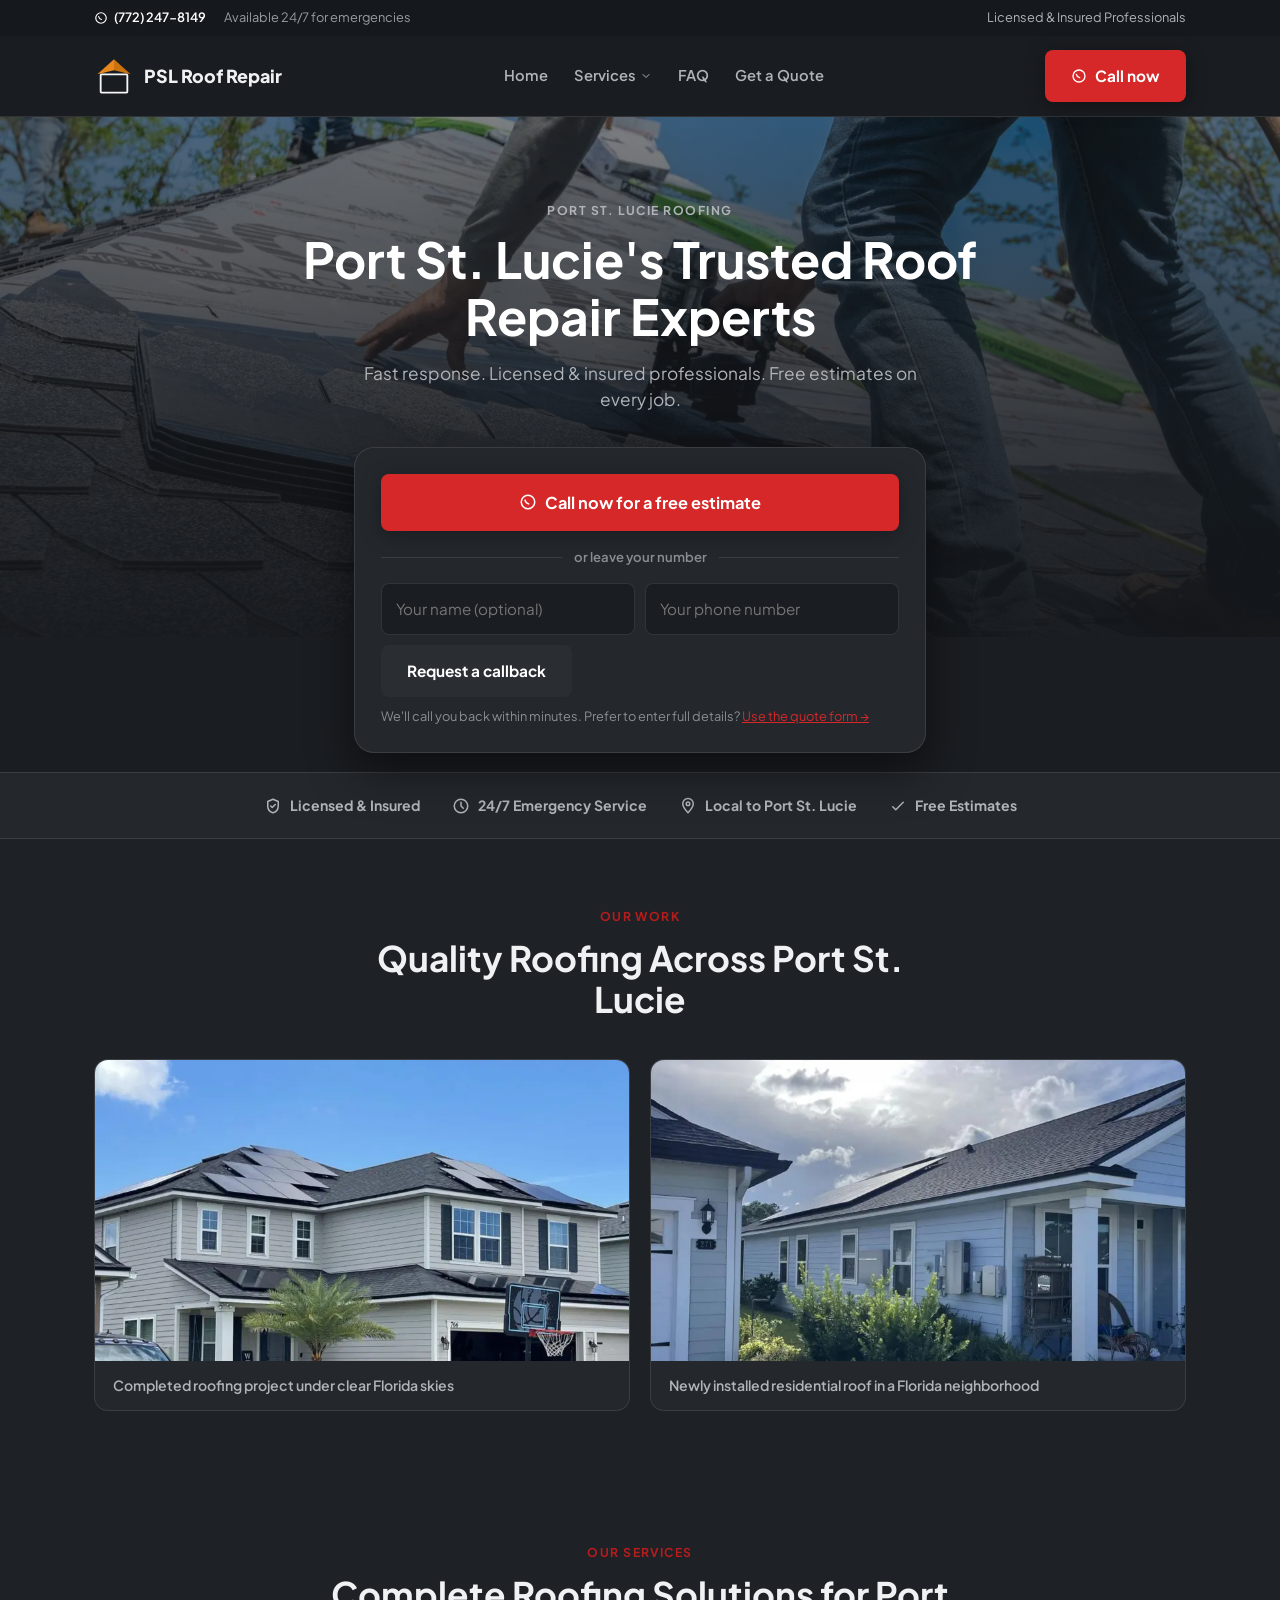
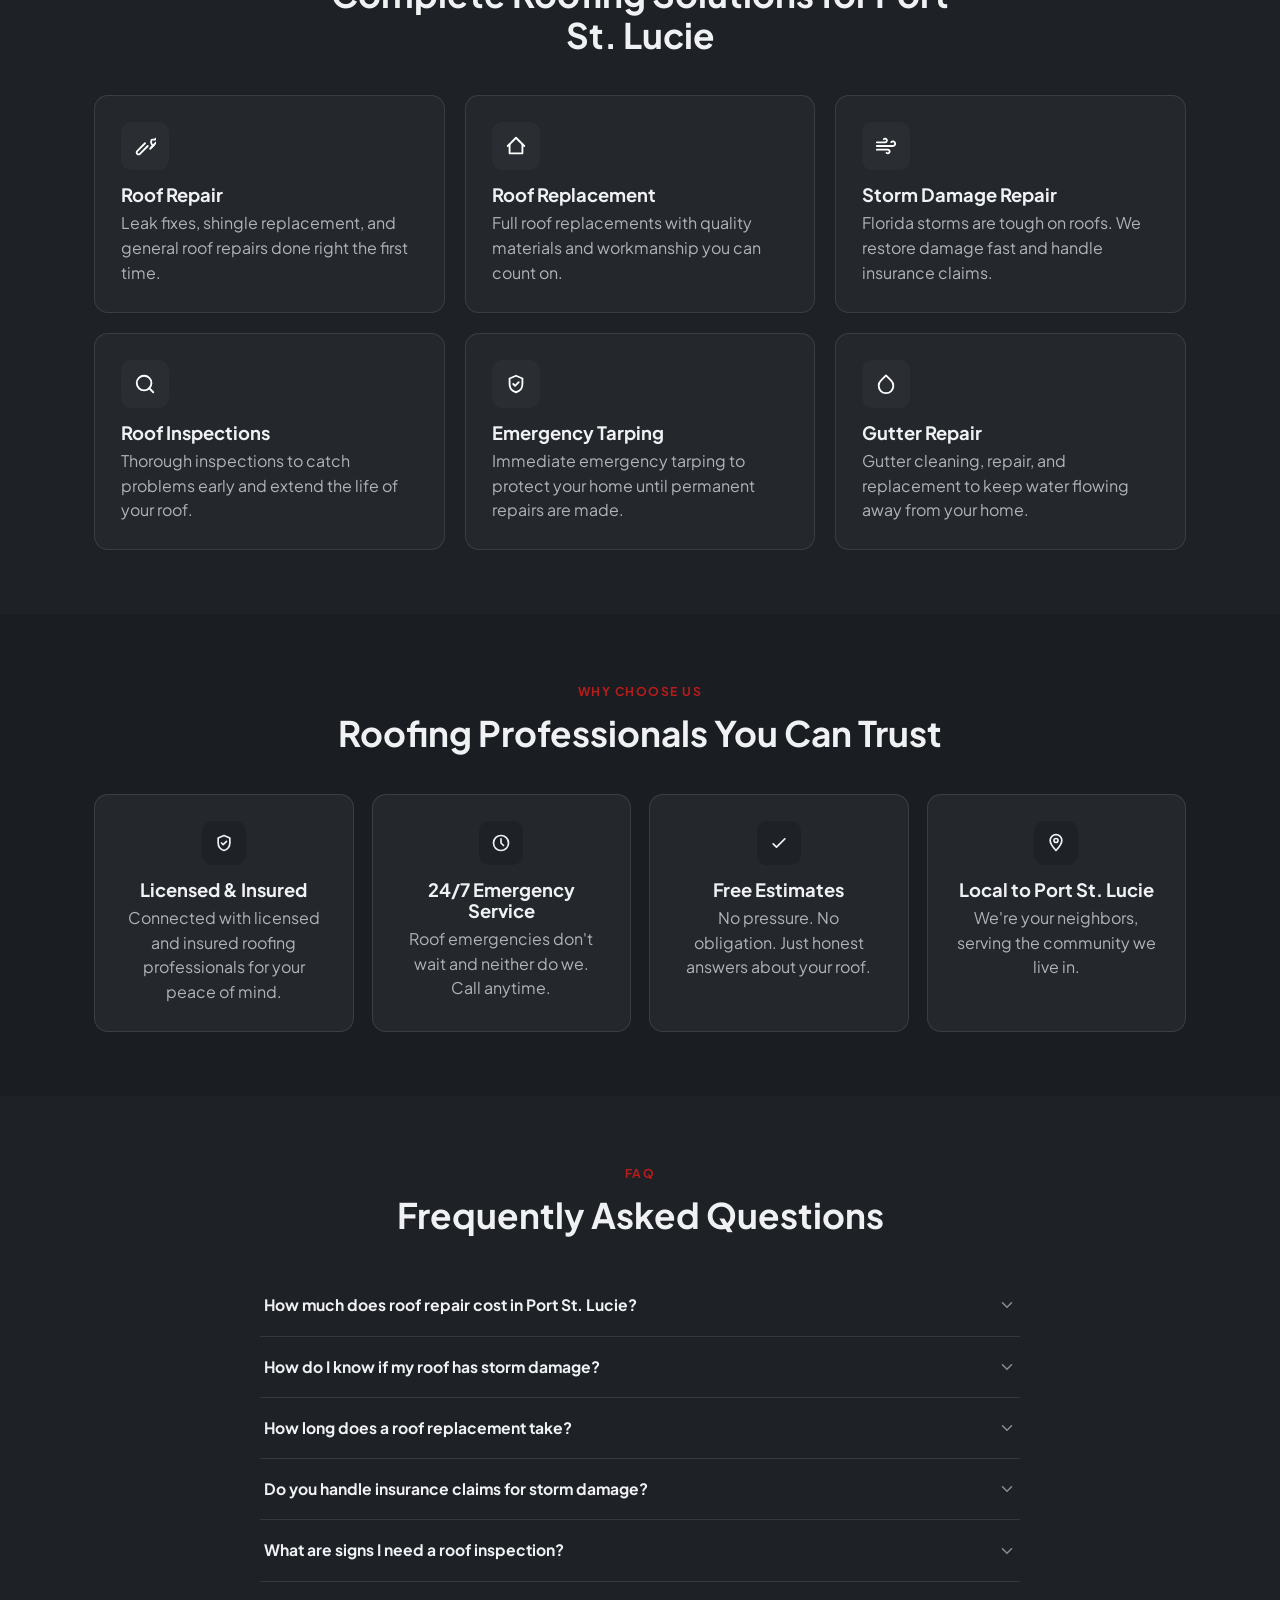
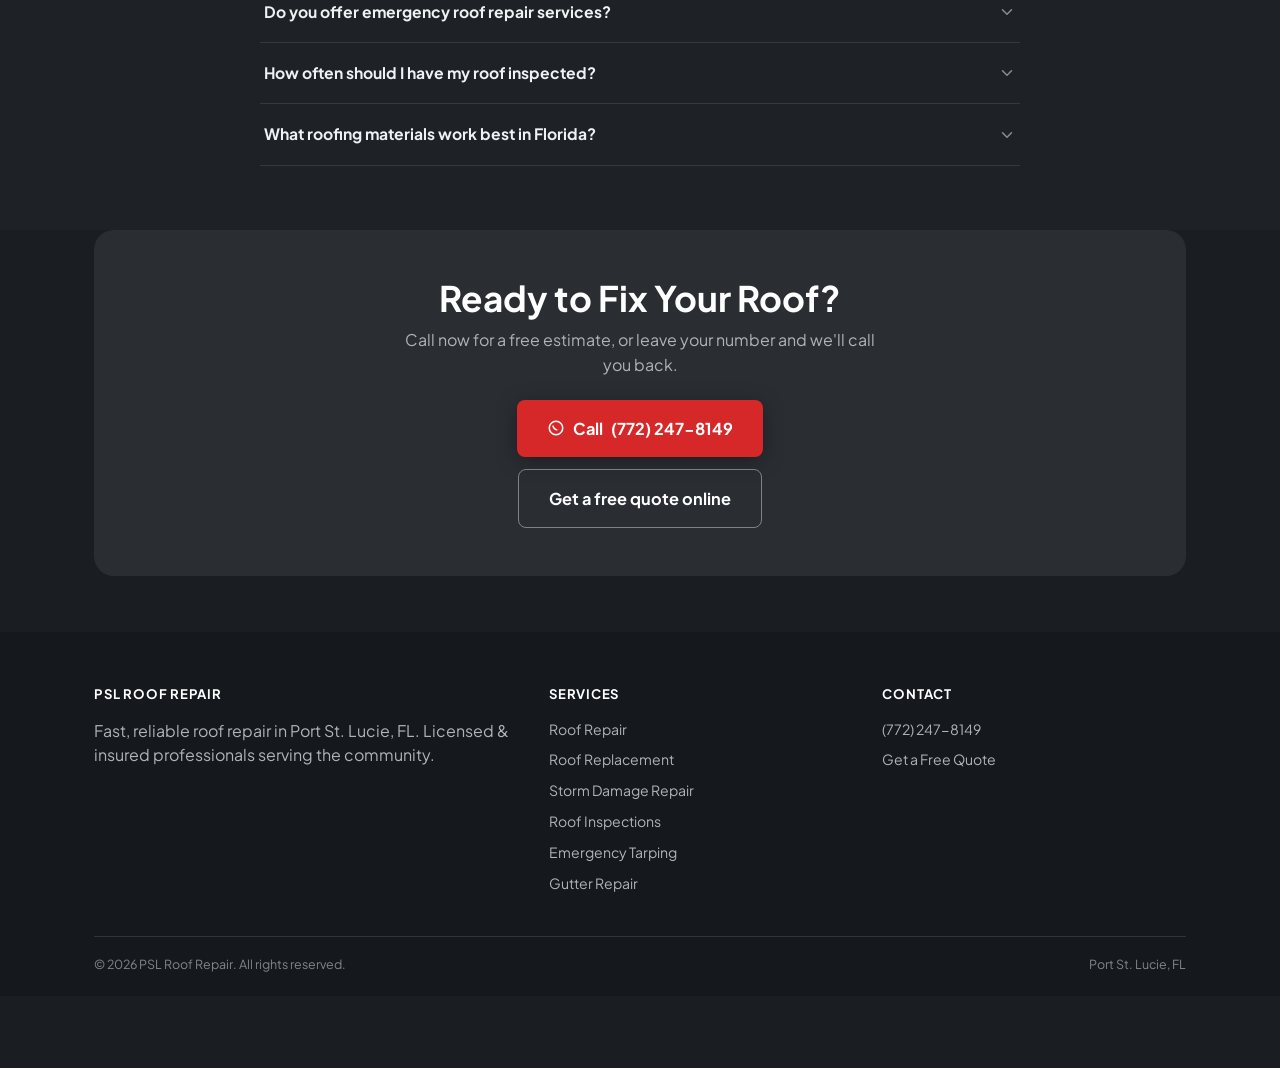
<file: index.html>
<!DOCTYPE html>
<html lang="en">
<head>
<meta charset="UTF-8">
<meta name="viewport" content="width=device-width, initial-scale=1">
<title>PSL Roof Repair | Port St. Lucie's Trusted Roofing Experts</title>
<meta name="description" content="Fast, reliable roof repair in Port St. Lucie, FL. Licensed & insured professionals. Free estimates. Call now for emergency service.">
<meta name="keywords" content="roof repair Port St Lucie, roofing contractor Port St Lucie FL, storm damage repair, roof replacement, emergency roof repair, gutter repair, roof inspection">
<link rel="canonical" href="https://pslroofrepair.com/">
<meta name="referrer" content="strict-origin-when-cross-origin">
<meta http-equiv="X-Content-Type-Options" content="nosniff">
<meta property="og:title" content="PSL Roof Repair | Port St. Lucie's Trusted Roofing Experts">
<meta property="og:description" content="Fast, reliable roof repair in Port St. Lucie, FL. Licensed & insured professionals. Free estimates. Call now for emergency service.">
<meta property="og:type" content="website">
<meta property="og:locale" content="en_US">
<link rel="icon" type="image/svg+xml" href="data:image/svg+xml,%3Csvg xmlns='http://www.w3.org/2000/svg' viewBox='0 0 48 48'%3E%3Cpolygon points='24,4 4,22 24,17' fill='%23e8871e'/%3E%3Cpolygon points='24,4 44,22 24,17' fill='%23cb7210'/%3E%3Crect x='8' y='22' width='32' height='22' rx='1' fill='none' stroke='%230b2a4a' stroke-width='2.5'/%3E%3C/svg%3E">
<link rel="preconnect" href="https://fonts.googleapis.com">
<link rel="preconnect" href="https://fonts.gstatic.com" crossorigin>
<link href="https://fonts.googleapis.com/css2?family=Plus+Jakarta+Sans:wght@400;600;700;800&display=swap" rel="stylesheet">
<script type="application/ld+json">
{
  "@context": "https://schema.org",
  "@type": "RoofingContractor",
  "name": "PSL Roof Repair",
  "description": "Fast, reliable roof repair in Port St. Lucie, FL. Licensed & insured professionals.",
  "telephone": "+1-772-247-8149",
  "url": "https://pslroofrepair.com/",
  "areaServed": {
    "@type": "City",
    "name": "Port St. Lucie",
    "containedInPlace": {
      "@type": "State",
      "name": "Florida"
    }
  },
  "serviceType": [
    "Roof Repair",
    "Roof Replacement",
    "Storm Damage Repair",
    "Roof Inspection",
    "Emergency Tarping",
    "Gutter Repair"
  ],
  "address": {
    "@type": "PostalAddress",
    "addressLocality": "Port St. Lucie",
    "addressRegion": "FL",
    "addressCountry": "US"
  },
  "openingHours": "Mo-Su 00:00-23:59",
  "priceRange": "$$"
}
</script>
<script type="application/ld+json">
{
  "@context": "https://schema.org",
  "@type": "FAQPage",
  "mainEntity": [
    {
      "@type": "Question",
      "name": "How much does roof repair cost in Port St. Lucie?",
      "acceptedAnswer": {
        "@type": "Answer",
        "text": "Roof repair costs vary depending on the extent of the damage, the type of roofing material, and the size of the area that needs work. Minor repairs like replacing a few shingles are typically affordable, while more extensive damage from storms or leaks may cost more. We offer free estimates so you know exactly what to expect before any work begins."
      }
    },
    {
      "@type": "Question",
      "name": "How do I know if my roof has storm damage?",
      "acceptedAnswer": {
        "@type": "Answer",
        "text": "Common signs of storm damage include missing or curled shingles, dents in gutters or flashing, water stains on your ceiling, and granules collecting in your downspouts. After any significant storm in the Port St. Lucie area, it is a good idea to have a professional inspection to catch damage that may not be visible from the ground."
      }
    },
    {
      "@type": "Question",
      "name": "How long does a roof replacement take?",
      "acceptedAnswer": {
        "@type": "Answer",
        "text": "Most residential roof replacements in Port St. Lucie take one to three days, depending on the size of the roof, the complexity of the job, and weather conditions. Your contractor should give you a clear timeline before work starts so you know what to plan for."
      }
    },
    {
      "@type": "Question",
      "name": "Do you handle insurance claims for storm damage?",
      "acceptedAnswer": {
        "@type": "Answer",
        "text": "Yes, we can help guide you through the insurance claims process for storm damage. We document the damage thoroughly and work with your insurance company to make the process as smooth as possible. Our goal is to help you get the coverage you are entitled to without the stress of handling it alone."
      }
    },
    {
      "@type": "Question",
      "name": "What are signs I need a roof inspection?",
      "acceptedAnswer": {
        "@type": "Answer",
        "text": "You should consider a roof inspection if you notice missing or damaged shingles, leaks or water stains inside your home, sagging areas on the roof, or if your roof is over 15 to 20 years old. After a major storm, an inspection is also a good idea even if you do not see obvious damage, since issues can develop over time."
      }
    },
    {
      "@type": "Question",
      "name": "Do you offer emergency roof repair services?",
      "acceptedAnswer": {
        "@type": "Answer",
        "text": "Yes, we provide emergency roof repair and tarping services for situations like active leaks or severe storm damage. When your home is exposed to the elements, acting quickly is critical to prevent further interior damage. Contact us right away and we will respond as fast as possible to protect your home."
      }
    },
    {
      "@type": "Question",
      "name": "How often should I have my roof inspected?",
      "acceptedAnswer": {
        "@type": "Answer",
        "text": "Most roofing professionals recommend having your roof inspected once a year, as well as after any major storm. Regular inspections help catch small problems before they turn into costly repairs and can extend the overall life of your roof."
      }
    },
    {
      "@type": "Question",
      "name": "What roofing materials work best in Florida?",
      "acceptedAnswer": {
        "@type": "Answer",
        "text": "In Florida's hot and storm-prone climate, materials that resist wind, heat, and moisture are ideal. Architectural shingles, metal roofing, and tile are all popular choices in Port St. Lucie because of their durability and ability to withstand high winds. A local roofing professional can help you choose the best option for your home and budget."
      }
    }
  ]
}
</script>
<link rel="stylesheet" href="styles.css">
</head>
<body>
<a href="#main" class="skip-link">Skip to content</a>

<svg style="display:none" aria-hidden="true">
<symbol id="i-chevron" viewBox="0 0 24 24"><path d="M6 9l6 6 6-6" fill="none" stroke="currentColor" stroke-width="2" stroke-linecap="round" stroke-linejoin="round"/></symbol>
<symbol id="i-check" viewBox="0 0 24 24"><path d="M5 13l4 4L19 7" fill="none" stroke="currentColor" stroke-width="2" stroke-linecap="round" stroke-linejoin="round"/></symbol>
<symbol id="i-arrow" viewBox="0 0 24 24"><path d="M5 12h14M13 6l6 6-6 6" fill="none" stroke="currentColor" stroke-width="2" stroke-linecap="round" stroke-linejoin="round"/></symbol>
<symbol id="i-menu" viewBox="0 0 24 24"><path d="M4 7h16M4 12h16M4 17h16" fill="none" stroke="currentColor" stroke-width="2" stroke-linecap="round"/></symbol>
<symbol id="i-phone" viewBox="0 0 24 24"><circle cx="12" cy="12" r="9" fill="none" stroke="currentColor" stroke-width="2"/><path d="M8 9.5c.6 2.6 2.4 4.4 5 5" fill="none" stroke="currentColor" stroke-width="2" stroke-linecap="round"/></symbol>
<symbol id="i-shield" viewBox="0 0 24 24"><path d="M12 3l7 3v6c0 5-3.5 8-7 9-3.5-1-7-4-7-9V6l7-3z" fill="none" stroke="currentColor" stroke-width="2" stroke-linejoin="round"/><path d="M9 12l2 2 4-4" fill="none" stroke="currentColor" stroke-width="2" stroke-linecap="round" stroke-linejoin="round"/></symbol>
<symbol id="i-clock" viewBox="0 0 24 24"><circle cx="12" cy="12" r="9" fill="none" stroke="currentColor" stroke-width="2"/><path d="M12 7v5l3 3" fill="none" stroke="currentColor" stroke-width="2" stroke-linecap="round"/></symbol>
<symbol id="i-pin" viewBox="0 0 24 24"><path d="M12 21s7-7.5 7-12a7 7 0 1 0-14 0c0 4.5 7 12 7 12z" fill="none" stroke="currentColor" stroke-width="2" stroke-linejoin="round"/><circle cx="12" cy="9" r="2.4" fill="none" stroke="currentColor" stroke-width="2"/></symbol>
<symbol id="i-hammer" viewBox="0 0 24 24"><path d="M15 12l-8.5 8.5c-.83.83-2.17.83-3 0s-.83-2.17 0-3L12 9" fill="none" stroke="currentColor" stroke-width="2" stroke-linecap="round" stroke-linejoin="round"/><path d="M17.64 15L22 10.64" fill="none" stroke="currentColor" stroke-width="2" stroke-linecap="round"/><path d="M20.91 11.7l-1.25-1.25c-.6-.6-.93-1.4-.93-2.25V6.5c0-.83.67-1.5 1.5-1.5h1.5c.85 0 1.65-.33 2.25-.93l.67-.67c.29-.29.67-.45 1.07-.45s.78.16 1.07.45c.58.58.58 1.52 0 2.11L18.9 13.5" fill="none" stroke="currentColor" stroke-width="2" stroke-linecap="round" stroke-linejoin="round"/></symbol>
<symbol id="i-house" viewBox="0 0 24 24"><path d="M3 12l9-9 9 9" fill="none" stroke="currentColor" stroke-width="2" stroke-linecap="round" stroke-linejoin="round"/><path d="M5 10v10h14V10" fill="none" stroke="currentColor" stroke-width="2" stroke-linecap="round" stroke-linejoin="round"/></symbol>
<symbol id="i-wind" viewBox="0 0 24 24"><path d="M9.59 4.59A2 2 0 1 1 11 8H2m10.59 11.41A2 2 0 1 0 14 16H2m15.73-8.27A2.5 2.5 0 1 1 19.5 12H2" fill="none" stroke="currentColor" stroke-width="2" stroke-linecap="round" stroke-linejoin="round"/></symbol>
<symbol id="i-droplet" viewBox="0 0 24 24"><path d="M12 2.69l5.66 5.66a8 8 0 1 1-11.31 0z" fill="none" stroke="currentColor" stroke-width="2" stroke-linecap="round" stroke-linejoin="round"/></symbol>
<symbol id="i-search" viewBox="0 0 24 24"><circle cx="11" cy="11" r="8" fill="none" stroke="currentColor" stroke-width="2"/><path d="M21 21l-4.35-4.35" fill="none" stroke="currentColor" stroke-width="2" stroke-linecap="round"/></symbol>
</svg>

<div class="utility-bar">
  <div class="container">
    <div class="u-left">
      <a href="tel:+17722478149" data-phone-tel data-track-call><svg class="icon" width="14" height="14"><use href="#i-phone"/></svg> <span data-phone-display>(772) 247-8149</span></a>
      <span class="hours-note">Available 24/7 for emergencies</span>
    </div>
    <div class="u-right">
      <span>Licensed &amp; Insured Professionals</span>
    </div>
  </div>
</div>

<header class="site-header">
  <div class="container nav-row">
    <a href="index.html" class="brand" aria-label="PSL Roof Repair - Home">
      <svg width="32" height="32" viewBox="0 0 48 48" class="logo-mark" aria-hidden="true">
        <polygon points="24,4 4,22 24,17" fill="#E8871E"/>
        <polygon points="24,4 44,22 24,17" fill="#CB7210"/>
        <rect x="8" y="22" width="32" height="22" rx="1" fill="none" stroke="#F5F7FA" stroke-width="2.2"/>
      </svg>
      <span>PSL Roof Repair</span>
    </a>
    <nav class="nav-links">
      <a href="index.html">Home</a>
      <div class="dropdown">
        <a href="#services">Services <svg class="icon" width="12" height="12"><use href="#i-chevron"/></svg></a>
        <div class="dropdown-menu">
          <a href="roof-repair.html">Roof Repair</a>
          <a href="roof-replacement.html">Roof Replacement</a>
          <a href="storm-damage-repair.html">Storm Damage Repair</a>
          <a href="roof-inspections.html">Roof Inspections</a>
          <a href="emergency-tarping.html">Emergency Tarping</a>
          <a href="gutter-repair.html">Gutter Repair</a>
        </div>
      </div>
      <a href="#faq">FAQ</a>
      <a href="get-a-quote.html">Get a Quote</a>
    </nav>
    <div class="nav-cta">
      <a href="tel:+17722478149" data-phone-tel data-track-call class="btn btn-primary">
        <svg class="icon" width="16" height="16"><use href="#i-phone"/></svg>
        Call now
      </a>
      <button class="nav-toggle btn btn-outline" aria-label="Menu"><svg class="icon" width="18" height="18"><use href="#i-menu"/></svg></button>
    </div>
  </div>
</header>

<main id="main">

<!-- Hero -->
<section class="hero-navy">
  <div class="hero-image-wrap">
    <picture>
      <source srcset="assets/images/hero/hero-roofer-shingles-640.webp 640w, assets/images/hero/hero-roofer-shingles-1024.webp 1024w, assets/images/hero/hero-roofer-shingles-1600.webp 1600w" type="image/webp">
      <source srcset="assets/images/hero/hero-roofer-shingles-1600.jpg 1600w" type="image/jpeg">
      <img src="assets/images/hero/hero-roofer-shingles-1600.jpg" alt="Professional roofer installing architectural shingles on a residential roof" width="1600" height="1067" fetchpriority="high" class="hero-img" loading="eager">
    </picture>
    <div class="hero-overlay"></div>
  </div>
  <div class="container hero-content">
    <span class="eyebrow">Port St. Lucie Roofing</span>
    <h1>Port St. Lucie's Trusted Roof Repair Experts</h1>
    <p class="lede mx-auto">Fast response. Licensed &amp; insured professionals. Free estimates on every job.</p>
  </div>

  <div class="overlap-card" id="callback">
    <a href="tel:+17722478149" data-phone-tel data-track-call class="btn btn-primary btn-block btn-lg">
      <svg class="icon" width="18" height="18"><use href="#i-phone"/></svg>
      Call now for a free estimate
    </a>
    <div class="or-divider"><span>or leave your number</span></div>
    <form data-callback-form data-capture-utm>
      <div class="callback-form">
        <label for="cb-name" class="sr-only">Your name (optional)</label>
        <input type="text" id="cb-name" name="callback_name" placeholder="Your name (optional)" autocomplete="off">
        <label for="cb-phone" class="sr-only">Your phone number</label>
        <input type="tel" id="cb-phone" name="callback_phone" placeholder="Your phone number" autocomplete="off" required>
        <button type="submit" class="btn btn-navy">Request a callback</button>
      </div>
      <div class="hp-field" aria-hidden="true">
        <label for="website">Leave this field blank</label>
        <input type="text" id="website" name="website" tabindex="-1" autocomplete="off">
      </div>
      <input type="hidden" data-utm-field="utm_source" name="utm_source">
      <input type="hidden" data-utm-field="utm_medium" name="utm_medium">
      <input type="hidden" data-utm-field="utm_campaign" name="utm_campaign">
      <input type="hidden" data-form-start name="form_start">
      <p class="callback-note">We'll call you back within minutes. Prefer to enter full details? <a href="get-a-quote.html">Use the quote form →</a></p>
    </form>
  </div>
</section>

<!-- Trust strip -->
<div class="trust-strip">
  <div class="container trust-row">
    <div class="trust-item"><svg class="icon" width="18" height="18"><use href="#i-shield"/></svg> Licensed &amp; Insured</div>
    <div class="trust-item"><svg class="icon" width="18" height="18"><use href="#i-clock"/></svg> 24/7 Emergency Service</div>
    <div class="trust-item"><svg class="icon" width="18" height="18"><use href="#i-pin"/></svg> Local to Port St. Lucie</div>
    <div class="trust-item"><svg class="icon" width="18" height="18"><use href="#i-check"/></svg> Free Estimates</div>
  </div>
</div>

<!-- Project gallery -->
<section class="section section-alt">
  <div class="container">
    <div class="center" style="max-width:620px;margin:0 auto 40px;">
      <span class="eyebrow">Our Work</span>
      <h2>Quality Roofing Across Port St. Lucie</h2>
    </div>
    <div class="gallery-grid">
      <figure class="gallery-item">
        <picture>
          <source srcset="assets/images/gallery/florida-completed-project-1-480.webp 480w, assets/images/gallery/florida-completed-project-1-800.webp 800w" type="image/webp">
          <source srcset="assets/images/gallery/florida-completed-project-1-800.jpg 800w" type="image/jpeg">
          <img src="assets/images/gallery/florida-completed-project-1-800.jpg" alt="Completed roofing project under clear Florida skies" width="800" height="450" loading="lazy">
        </picture>
        <figcaption>Completed roofing project under clear Florida skies</figcaption>
      </figure>
      <figure class="gallery-item">
        <picture>
          <source srcset="assets/images/gallery/florida-completed-project-2-480.webp 480w, assets/images/gallery/florida-completed-project-2-800.webp 800w" type="image/webp">
          <source srcset="assets/images/gallery/florida-completed-project-2-800.jpg 800w" type="image/jpeg">
          <img src="assets/images/gallery/florida-completed-project-2-800.jpg" alt="Newly installed residential roof in a Florida neighborhood" width="800" height="450" loading="lazy">
        </picture>
        <figcaption>Newly installed residential roof in a Florida neighborhood</figcaption>
      </figure>
    </div>
  </div>
</section>

<!-- Services -->
<section class="section section-alt" id="services">
  <div class="container">
    <div class="center" style="max-width:620px;margin:0 auto 40px;">
      <span class="eyebrow">Our Services</span>
      <h2>Complete Roofing Solutions for Port St. Lucie</h2>
    </div>
    <div class="grid-3">
      <a href="roof-repair.html" class="service-card">
        <div class="icon-tile"><svg class="icon" width="22" height="22"><use href="#i-hammer"/></svg></div>
        <h3>Roof Repair</h3>
        <p>Leak fixes, shingle replacement, and general roof repairs done right the first time.</p>
      </a>
      <a href="roof-replacement.html" class="service-card">
        <div class="icon-tile"><svg class="icon" width="22" height="22"><use href="#i-house"/></svg></div>
        <h3>Roof Replacement</h3>
        <p>Full roof replacements with quality materials and workmanship you can count on.</p>
      </a>
      <a href="storm-damage-repair.html" class="service-card">
        <div class="icon-tile"><svg class="icon" width="22" height="22"><use href="#i-wind"/></svg></div>
        <h3>Storm Damage Repair</h3>
        <p>Florida storms are tough on roofs. We restore damage fast and handle insurance claims.</p>
      </a>
      <a href="roof-inspections.html" class="service-card">
        <div class="icon-tile"><svg class="icon" width="22" height="22"><use href="#i-search"/></svg></div>
        <h3>Roof Inspections</h3>
        <p>Thorough inspections to catch problems early and extend the life of your roof.</p>
      </a>
      <a href="emergency-tarping.html" class="service-card">
        <div class="icon-tile"><svg class="icon" width="22" height="22"><use href="#i-shield"/></svg></div>
        <h3>Emergency Tarping</h3>
        <p>Immediate emergency tarping to protect your home until permanent repairs are made.</p>
      </a>
      <a href="gutter-repair.html" class="service-card">
        <div class="icon-tile"><svg class="icon" width="22" height="22"><use href="#i-droplet"/></svg></div>
        <h3>Gutter Repair</h3>
        <p>Gutter cleaning, repair, and replacement to keep water flowing away from your home.</p>
      </a>
    </div>
  </div>
</section>

<!-- Why Choose Us -->
<section class="section" id="why-us">
  <div class="container">
    <div class="center" style="max-width:620px;margin:0 auto 40px;">
      <span class="eyebrow">Why Choose Us</span>
      <h2>Roofing Professionals You Can Trust</h2>
    </div>
    <div class="grid-4">
      <div class="card center">
        <div class="icon-tile" style="margin:0 auto 14px;"><svg class="icon" width="20" height="20"><use href="#i-shield"/></svg></div>
        <h3>Licensed &amp; Insured</h3>
        <p>Connected with licensed and insured roofing professionals for your peace of mind.</p>
      </div>
      <div class="card center">
        <div class="icon-tile" style="margin:0 auto 14px;"><svg class="icon" width="20" height="20"><use href="#i-clock"/></svg></div>
        <h3>24/7 Emergency Service</h3>
        <p>Roof emergencies don't wait and neither do we. Call anytime.</p>
      </div>
      <div class="card center">
        <div class="icon-tile" style="margin:0 auto 14px;"><svg class="icon" width="20" height="20"><use href="#i-check"/></svg></div>
        <h3>Free Estimates</h3>
        <p>No pressure. No obligation. Just honest answers about your roof.</p>
      </div>
      <div class="card center">
        <div class="icon-tile" style="margin:0 auto 14px;"><svg class="icon" width="20" height="20"><use href="#i-pin"/></svg></div>
        <h3>Local to Port St. Lucie</h3>
        <p>We're your neighbors, serving the community we live in.</p>
      </div>
    </div>
  </div>
</section>

<!-- FAQ -->
<section class="section section-alt" id="faq">
  <div class="container">
    <div class="center" style="max-width:620px;margin:0 auto 40px;">
      <span class="eyebrow">FAQ</span>
      <h2>Frequently Asked Questions</h2>
    </div>
    <div style="max-width:760px;margin:0 auto;">
      <div class="faq-item">
        <button class="faq-q" aria-expanded="false">How much does roof repair cost in Port St. Lucie? <svg class="icon chev" width="18" height="18"><use href="#i-chevron"/></svg></button>
        <div class="faq-a"><p>Roof repair costs vary depending on the extent of the damage, the type of roofing material, and the size of the area that needs work. Minor repairs like replacing a few shingles are typically affordable, while more extensive damage from storms or leaks may cost more. We offer free estimates so you know exactly what to expect before any work begins.</p></div>
      </div>
      <div class="faq-item">
        <button class="faq-q" aria-expanded="false">How do I know if my roof has storm damage? <svg class="icon chev" width="18" height="18"><use href="#i-chevron"/></svg></button>
        <div class="faq-a"><p>Common signs of storm damage include missing or curled shingles, dents in gutters or flashing, water stains on your ceiling, and granules collecting in your downspouts. After any significant storm in the Port St. Lucie area, it is a good idea to have a professional inspection to catch damage that may not be visible from the ground.</p></div>
      </div>
      <div class="faq-item">
        <button class="faq-q" aria-expanded="false">How long does a roof replacement take? <svg class="icon chev" width="18" height="18"><use href="#i-chevron"/></svg></button>
        <div class="faq-a"><p>Most residential roof replacements in Port St. Lucie take one to three days, depending on the size of the roof, the complexity of the job, and weather conditions. Your contractor should give you a clear timeline before work starts so you know what to plan for.</p></div>
      </div>
      <div class="faq-item">
        <button class="faq-q" aria-expanded="false">Do you handle insurance claims for storm damage? <svg class="icon chev" width="18" height="18"><use href="#i-chevron"/></svg></button>
        <div class="faq-a"><p>Yes, we can help guide you through the insurance claims process for storm damage. We document the damage thoroughly and work with your insurance company to make the process as smooth as possible. Our goal is to help you get the coverage you are entitled to without the stress of handling it alone.</p></div>
      </div>
      <div class="faq-item">
        <button class="faq-q" aria-expanded="false">What are signs I need a roof inspection? <svg class="icon chev" width="18" height="18"><use href="#i-chevron"/></svg></button>
        <div class="faq-a"><p>You should consider a roof inspection if you notice missing or damaged shingles, leaks or water stains inside your home, sagging areas on the roof, or if your roof is over 15 to 20 years old. After a major storm, an inspection is also a good idea even if you do not see obvious damage, since issues can develop over time.</p></div>
      </div>
      <div class="faq-item">
        <button class="faq-q" aria-expanded="false">Do you offer emergency roof repair services? <svg class="icon chev" width="18" height="18"><use href="#i-chevron"/></svg></button>
        <div class="faq-a"><p>Yes, we provide emergency roof repair and tarping services for situations like active leaks or severe storm damage. When your home is exposed to the elements, acting quickly is critical to prevent further interior damage. Contact us right away and we will respond as fast as possible to protect your home.</p></div>
      </div>
      <div class="faq-item">
        <button class="faq-q" aria-expanded="false">How often should I have my roof inspected? <svg class="icon chev" width="18" height="18"><use href="#i-chevron"/></svg></button>
        <div class="faq-a"><p>Most roofing professionals recommend having your roof inspected once a year, as well as after any major storm. Regular inspections help catch small problems before they turn into costly repairs and can extend the overall life of your roof.</p></div>
      </div>
      <div class="faq-item">
        <button class="faq-q" aria-expanded="false">What roofing materials work best in Florida? <svg class="icon chev" width="18" height="18"><use href="#i-chevron"/></svg></button>
        <div class="faq-a"><p>In Florida's hot and storm-prone climate, materials that resist wind, heat, and moisture are ideal. Architectural shingles, metal roofing, and tile are all popular choices in Port St. Lucie because of their durability and ability to withstand high winds. A local roofing professional can help you choose the best option for your home and budget.</p></div>
      </div>
    </div>
  </div>
</section>

<!-- CTA Banner -->
<section class="section-tight">
  <div class="container">
    <div class="cta-banner">
      <h2>Ready to Fix Your Roof?</h2>
      <p>Call now for a free estimate, or leave your number and we'll call you back.</p>
      <div class="cta-buttons">
        <a href="tel:+17722478149" data-phone-tel data-track-call class="btn btn-primary btn-lg">
          <svg class="icon" width="18" height="18"><use href="#i-phone"/></svg>
          Call <span data-phone-display>(772) 247-8149</span>
        </a>
        <a href="get-a-quote.html" class="btn btn-lg btn-outline" style="border-color:rgba(255,255,255,0.4);color:#fff;">Get a free quote online</a>
      </div>
    </div>
  </div>
</section>

</main>

<footer class="site-footer">
  <div class="container">
    <div class="footer-grid">
      <div>
        <p class="footer-heading">PSL Roof Repair</p>
        <p>Fast, reliable roof repair in Port St. Lucie, FL. Licensed &amp; insured professionals serving the community.</p>
      </div>
      <div>
        <p class="footer-heading">Services</p>
        <ul>
          <li><a href="roof-repair.html">Roof Repair</a></li>
          <li><a href="roof-replacement.html">Roof Replacement</a></li>
          <li><a href="storm-damage-repair.html">Storm Damage Repair</a></li>
          <li><a href="roof-inspections.html">Roof Inspections</a></li>
          <li><a href="emergency-tarping.html">Emergency Tarping</a></li>
          <li><a href="gutter-repair.html">Gutter Repair</a></li>
        </ul>
      </div>
      <div>
        <p class="footer-heading">Contact</p>
        <ul>
          <li><a href="tel:+17722478149" data-phone-tel><span data-phone-display>(772) 247-8149</span></a></li>
          <li><a href="get-a-quote.html">Get a Free Quote</a></li>
        </ul>
      </div>
    </div>
    <div class="footer-bottom">
      <span>&copy; 2026 PSL Roof Repair. All rights reserved.</span>
      <span>Port St. Lucie, FL</span>
    </div>
  </div>
</footer>

<div class="sticky-cta-bar">
  <a href="tel:+17722478149" data-phone-tel data-track-call class="btn btn-primary"><svg class="icon" width="16" height="16"><use href="#i-phone"/></svg> Call now</a>
  <a href="#callback" class="btn btn-navy">Get a callback</a>
</div>

<script src="config.js"></script>
<script src="script.js"></script>
<script type="text/javascript" src="https://cdn.callrail.com/companies/820027693/a71645b14a01992f9c2d/12/swap.js"></script>
</body>
</html>
</file>
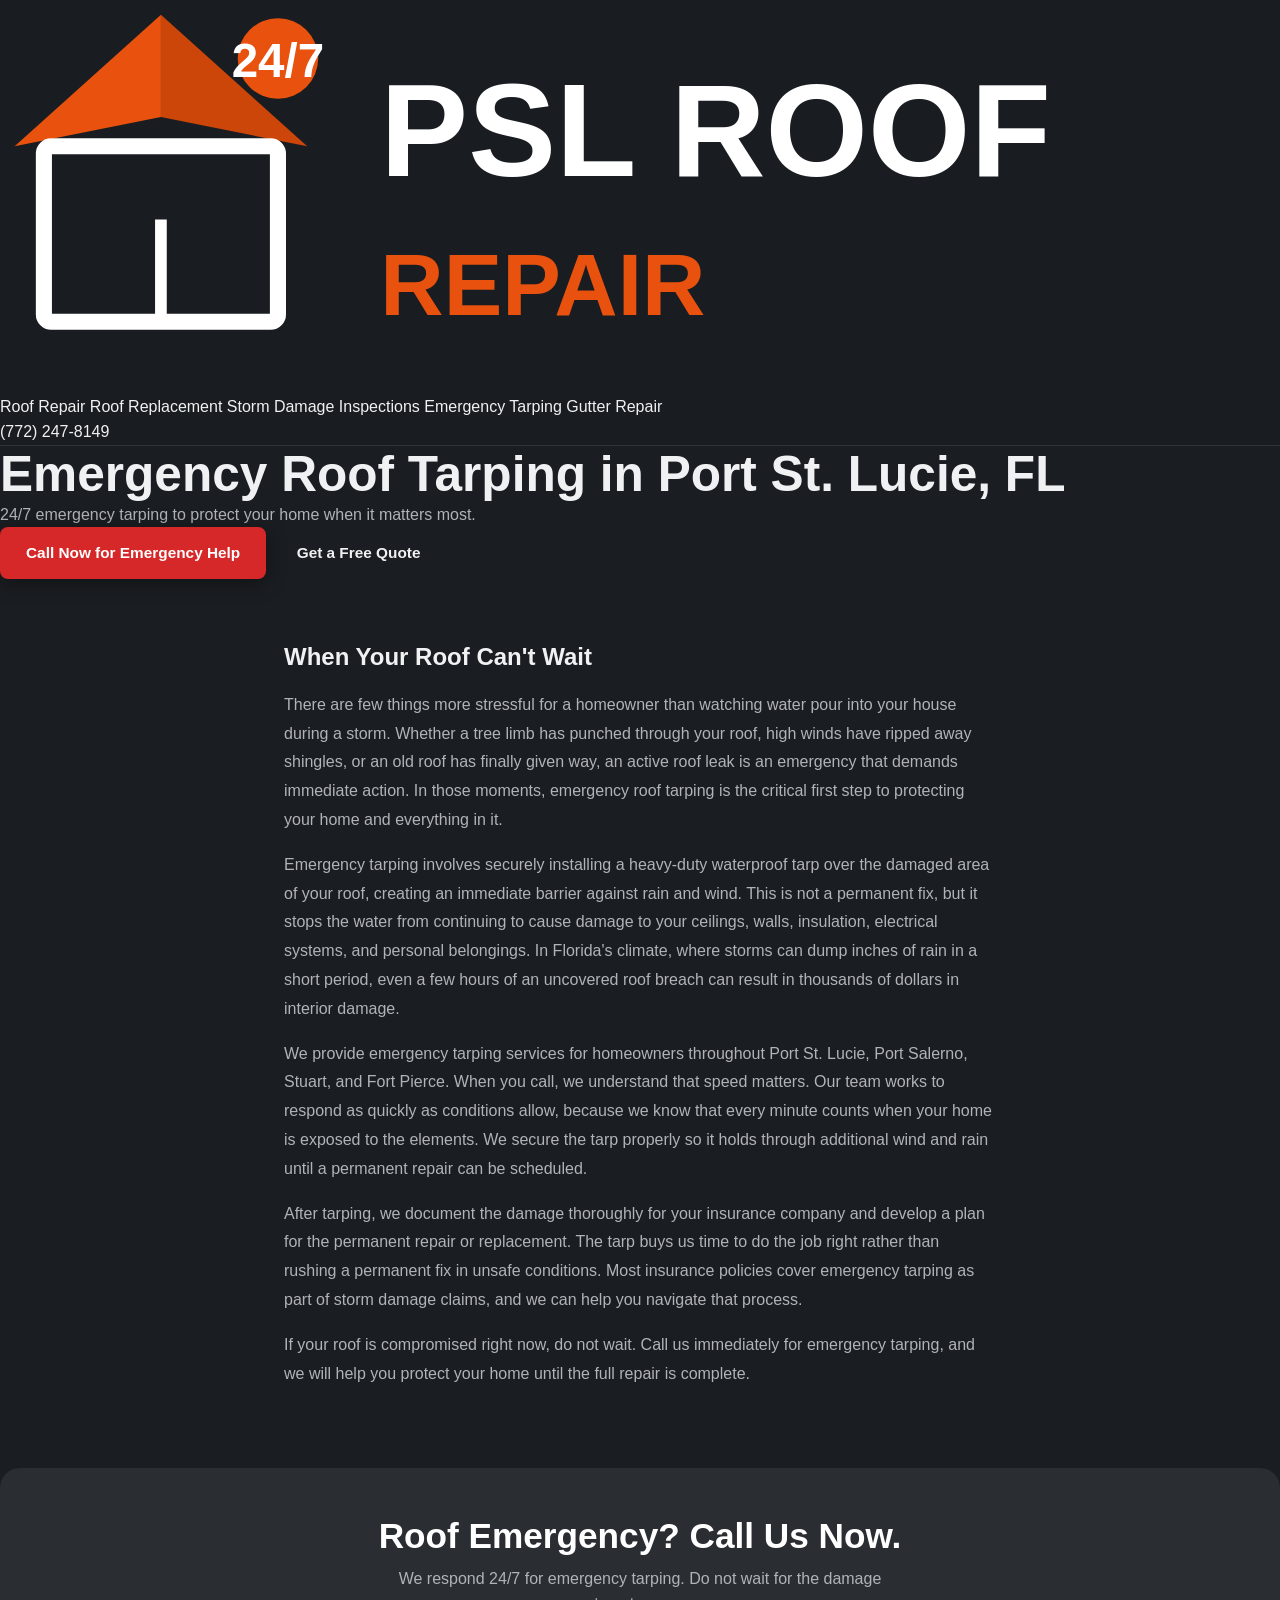
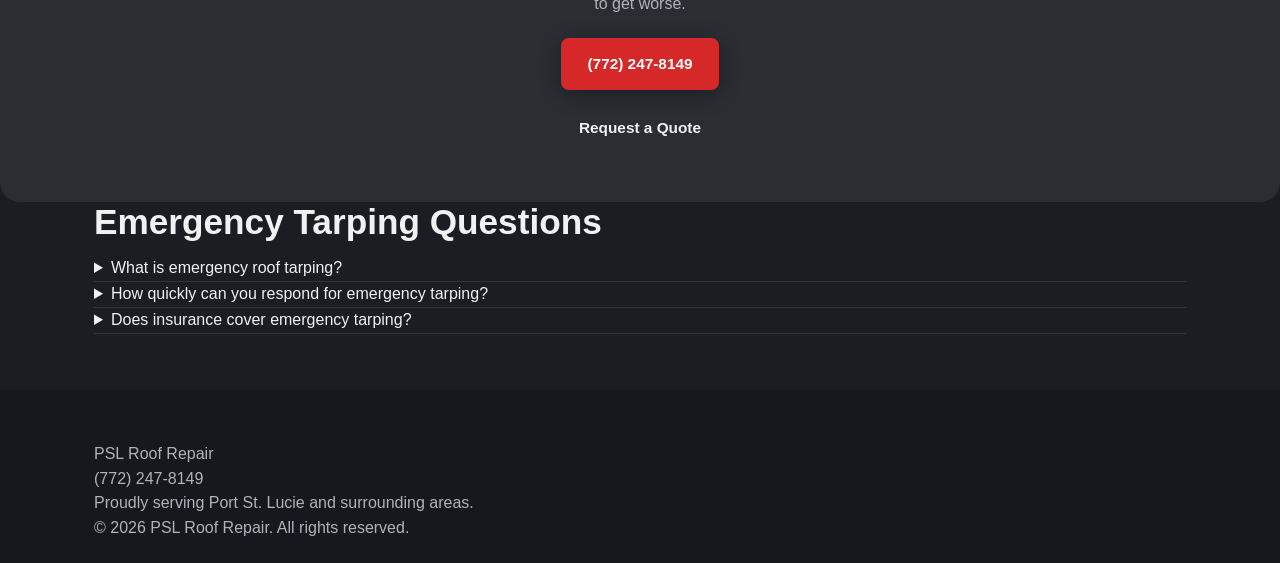
<file: emergency-tarping.html>
<!DOCTYPE html>
<html lang="en">
<head>
    <meta charset="UTF-8">
    <meta name="viewport" content="width=device-width, initial-scale=1.0">
    <title>Emergency Roof Tarping in Port St. Lucie, FL | PSL Roof Repair</title>
    <meta name="description" content="Emergency roof tarping in Port St. Lucie, FL. 24/7 response for active leaks and storm damage. Protect your home now. Call (772) 247-8149.">
    <link rel="canonical" href="https://pslroofrepair.com/emergency-tarping.html">
    <link rel="icon" type="image/svg+xml" href="data:image/svg+xml,%3Csvg xmlns='http://www.w3.org/2000/svg' viewBox='0 0 48 48'%3E%3Cpolygon points='24,4 4,22 24,17' fill='%23e8520e'/%3E%3Cpolygon points='24,4 44,22 24,17' fill='%23cc4509'/%3E%3Crect x='8' y='22' width='32' height='22' rx='1' fill='none' stroke='%231b2a4a' stroke-width='2.5'/%3E%3C/svg%3E">
    <meta name="referrer" content="strict-origin-when-cross-origin">
    <meta http-equiv="X-Content-Type-Options" content="nosniff">
    <meta property="og:title" content="Emergency Roof Tarping in Port St. Lucie, FL | PSL Roof Repair">
    <meta property="og:description" content="Emergency roof tarping in Port St. Lucie, FL. 24/7 response for active leaks and storm damage.">
    <meta property="og:type" content="website">
    <script type="application/ld+json">
    {
        "@context": "https://schema.org",
        "@type": "RoofingContractor",
        "name": "PSL Roof Repair",
        "description": "Emergency roof tarping services in Port St. Lucie, FL. 24/7 response for active leaks and storm damage.",
        "telephone": "+1-772-247-8149",
        "url": "https://pslroofrepair.com/emergency-tarping.html",
        "areaServed": { "@type": "City", "name": "Port St. Lucie", "containedInPlace": { "@type": "State", "name": "Florida" } },
        "serviceType": ["Emergency Tarping"],
        "address": { "@type": "PostalAddress", "addressLocality": "Port St. Lucie", "addressRegion": "FL", "addressCountry": "US" }
    }
    </script>
    <script type="application/ld+json">
    {
        "@context": "https://schema.org",
        "@type": "FAQPage",
        "mainEntity": [
            {
                "@type": "Question",
                "name": "What is emergency roof tarping?",
                "acceptedAnswer": { "@type": "Answer", "text": "Emergency roof tarping is the installation of a heavy-duty waterproof tarp over a damaged section of your roof to prevent water from entering your home. It is a temporary protective measure used when a permanent repair cannot be made immediately, such as after storm damage or when waiting for materials. The tarp keeps your interior dry until a full repair can be completed." }
            },
            {
                "@type": "Question",
                "name": "How quickly can you respond for emergency tarping?",
                "acceptedAnswer": { "@type": "Answer", "text": "We prioritize emergency tarping requests because we understand that every hour water is entering your home increases the damage and the repair cost. We work to respond as quickly as possible after your call, including evenings and weekends during storm events. Call us directly at (772) 247-8149 for the fastest response." }
            }
        ]
    }
    </script>
    <link rel="stylesheet" href="styles.css">
</head>
<body>
    <header class="site-header" id="siteHeader">
        <div class="header-inner">
            <a href="index.html" class="logo" aria-label="PSL Roof Repair - Home">
                <svg xmlns="http://www.w3.org/2000/svg" viewBox="0 0 175 54" aria-hidden="true" focusable="false">
                    <polygon points="22,2 2,20 22,16" fill="#e8520e"/><polygon points="22,2 42,20 22,16" fill="#cc4509"/>
                    <rect x="6" y="20" width="32" height="24" rx="1" fill="none" stroke="#ffffff" stroke-width="2.2" stroke-linejoin="round"/>
                    <line x1="22" y1="44" x2="22" y2="30" stroke="#ffffff" stroke-width="1.6"/><line x1="12" y1="44" x2="32" y2="44" stroke="#ffffff" stroke-width="1.6"/>
                    <circle cx="38" cy="8" r="5.5" fill="#e8520e"/><text x="38" y="10.5" text-anchor="middle" font-family="Arial,Helvetica,sans-serif" font-size="6.5" font-weight="bold" fill="#ffffff">24/7</text>
                    <text x="52" y="24" font-family="Arial,Helvetica,sans-serif" font-size="18" font-weight="bold" fill="#ffffff">PSL ROOF</text>
                    <text x="52" y="43" font-family="Arial,Helvetica,sans-serif" font-size="12" font-weight="bold" fill="#e8520e">REPAIR</text>
                </svg>
            </a>
            <div class="header-right">
                <nav class="services-dropdown" id="servicesNav">
                    <button class="nav-toggle" aria-label="Services menu" aria-expanded="false">&#9776;</button>
                    <div class="services-dropdown-menu">
                        <a href="roof-repair.html">Roof Repair</a>
                        <a href="roof-replacement.html">Roof Replacement</a>
                        <a href="storm-damage-repair.html">Storm Damage</a>
                        <a href="roof-inspections.html">Inspections</a>
                        <a href="emergency-tarping.html">Emergency Tarping</a>
                        <a href="gutter-repair.html">Gutter Repair</a>
                    </div>
                </nav>
                <a href="tel:+17722478149" class="header-phone">(772) 247-8149</a>
            </div>
        </div>
    </header>

    <section class="hero">
        <div class="hero-inner">
            <h1>Emergency Roof Tarping in Port St. Lucie, FL</h1>
            <p class="hero-sub">24/7 emergency tarping to protect your home when it matters most.</p>
            <div class="hero-buttons">
                <a href="tel:+17722478149" class="btn btn-primary">Call Now for Emergency Help</a>
                <a href="index.html#contact" class="btn btn-secondary">Get a Free Quote</a>
            </div>
        </div>
    </section>

    <section class="service-content">
        <div class="container">
            <h2>When Your Roof Can't Wait</h2>
            <p>There are few things more stressful for a homeowner than watching water pour into your house during a storm. Whether a tree limb has punched through your roof, high winds have ripped away shingles, or an old roof has finally given way, an active roof leak is an emergency that demands immediate action. In those moments, emergency roof tarping is the critical first step to protecting your home and everything in it.</p>
            <p>Emergency tarping involves securely installing a heavy-duty waterproof tarp over the damaged area of your roof, creating an immediate barrier against rain and wind. This is not a permanent fix, but it stops the water from continuing to cause damage to your ceilings, walls, insulation, electrical systems, and personal belongings. In Florida's climate, where storms can dump inches of rain in a short period, even a few hours of an uncovered roof breach can result in thousands of dollars in interior damage.</p>
            <p>We provide emergency tarping services for homeowners throughout Port St. Lucie, Port Salerno, Stuart, and Fort Pierce. When you call, we understand that speed matters. Our team works to respond as quickly as conditions allow, because we know that every minute counts when your home is exposed to the elements. We secure the tarp properly so it holds through additional wind and rain until a permanent repair can be scheduled.</p>
            <p>After tarping, we document the damage thoroughly for your insurance company and develop a plan for the permanent repair or replacement. The tarp buys us time to do the job right rather than rushing a permanent fix in unsafe conditions. Most insurance policies cover emergency tarping as part of storm damage claims, and we can help you navigate that process.</p>
            <p>If your roof is compromised right now, do not wait. Call us immediately for emergency tarping, and we will help you protect your home until the full repair is complete.</p>
        </div>
    </section>

    <section class="cta-banner">
        <div class="container">
            <h2>Roof Emergency? Call Us Now.</h2>
            <p>We respond 24/7 for emergency tarping. Do not wait for the damage to get worse.</p>
            <div class="cta-buttons">
                <a href="tel:+17722478149" class="btn btn-primary">(772) 247-8149</a>
                <a href="index.html#contact" class="btn btn-secondary">Request a Quote</a>
            </div>
        </div>
    </section>

    <section class="faq">
        <div class="container">
            <h2 class="section-title">Emergency Tarping Questions</h2>
            <div class="faq-list">
                <details class="faq-item">
                    <summary class="faq-question">What is emergency roof tarping?</summary>
                    <div class="faq-answer"><p>Emergency roof tarping is the installation of a heavy-duty waterproof tarp over a damaged section of your roof to prevent water from entering your home. It is a temporary protective measure used when a permanent repair cannot be made immediately, such as after storm damage or when waiting for materials. The tarp keeps your interior dry until a full repair can be completed.</p></div>
                </details>
                <details class="faq-item">
                    <summary class="faq-question">How quickly can you respond for emergency tarping?</summary>
                    <div class="faq-answer"><p>We prioritize emergency tarping requests because we understand that every hour water is entering your home increases the damage and the repair cost. We work to respond as quickly as possible after your call, including evenings and weekends during storm events. Call us directly at (772) 247-8149 for the fastest response.</p></div>
                </details>
                <details class="faq-item">
                    <summary class="faq-question">Does insurance cover emergency tarping?</summary>
                    <div class="faq-answer"><p>Most homeowner's insurance policies cover emergency tarping when it is the result of storm damage or another covered event. We document the damage and the tarping work with photos and written records that you can submit with your claim. We can also help guide you through the claims process.</p></div>
                </details>
            </div>
        </div>
    </section>

    <footer class="site-footer">
        <div class="container">
            <p class="footer-name">PSL Roof Repair</p>
            <a href="tel:+17722478149" class="footer-phone">(772) 247-8149</a>
            <p class="footer-area">Proudly serving Port St. Lucie and surrounding areas.</p>
            <p class="footer-copy">&copy; 2026 PSL Roof Repair. All rights reserved.</p>
        </div>
    </footer>
    <script src="script.js"></script>
    <script type="text/javascript" src="https://cdn.callrail.com/companies/820027693/a71645b14a01992f9c2d/12/swap.js"></script>
</body>
</html>
</file>
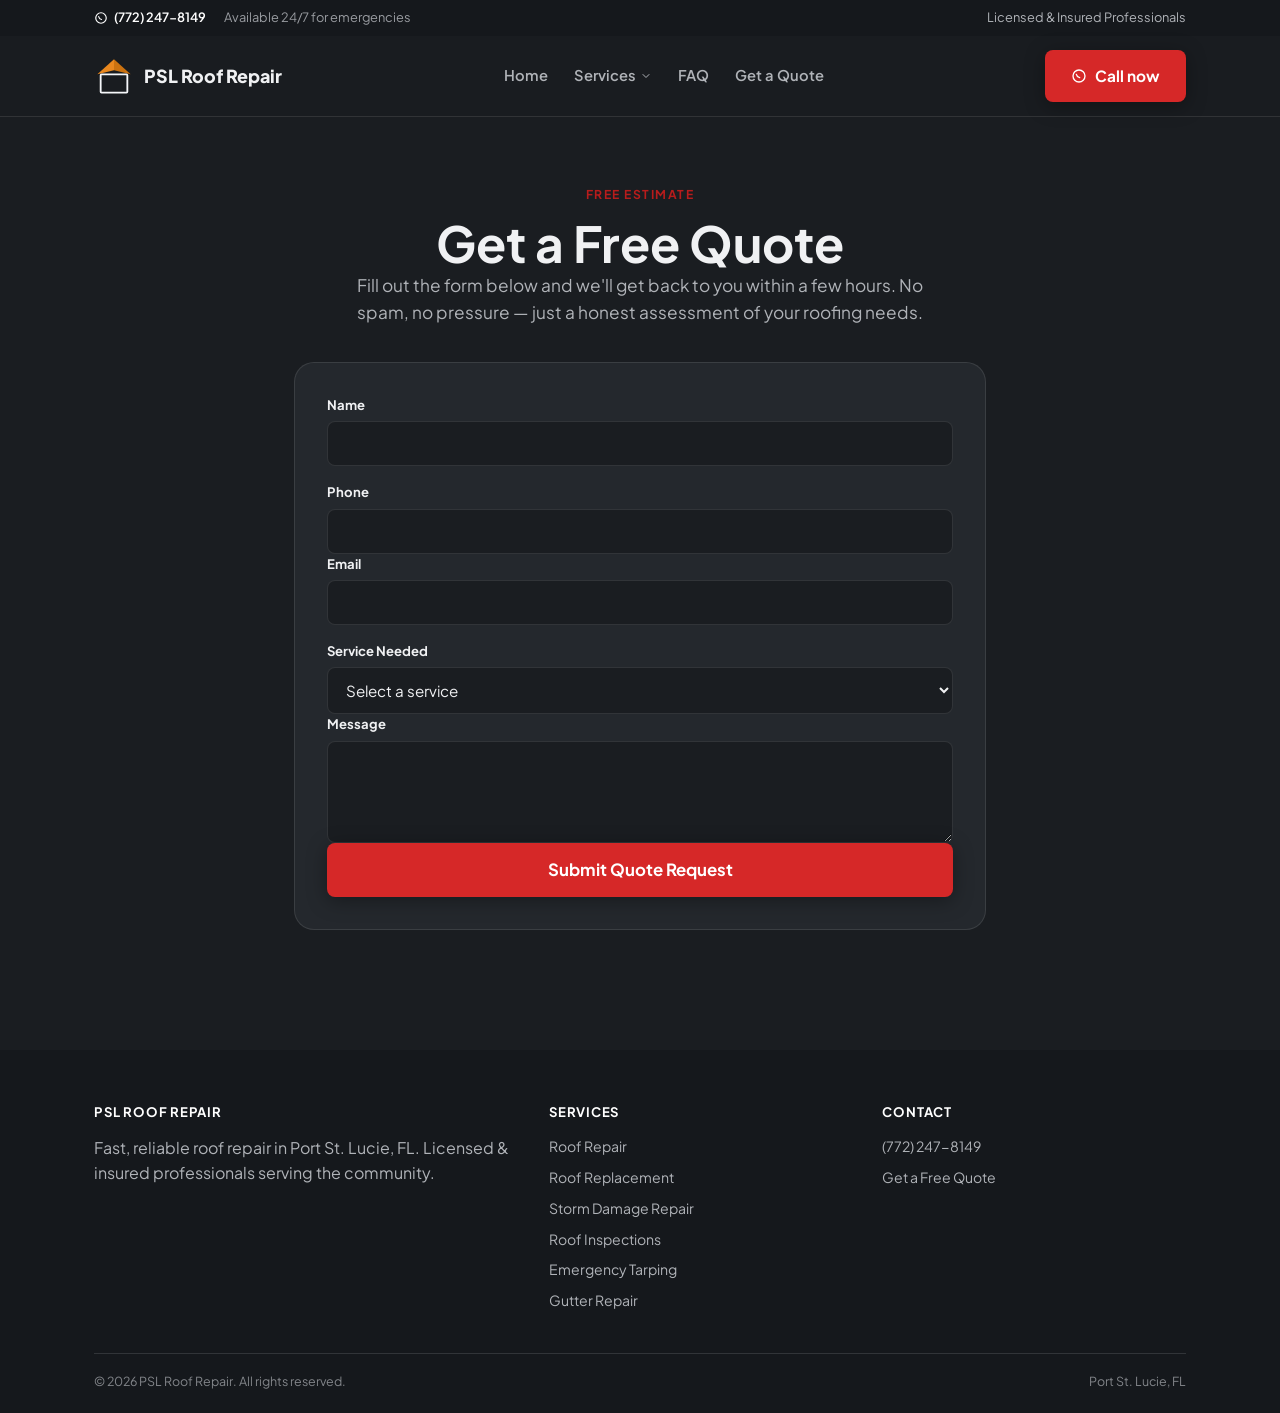
<file: get-a-quote.html>
<!DOCTYPE html>
<html lang="en">
<head>
<meta charset="UTF-8">
<meta name="viewport" content="width=device-width, initial-scale=1">
<title>Get a Free Quote | PSL Roof Repair, Port St. Lucie FL</title>
<meta name="description" content="Get a free roof repair quote in Port St. Lucie, FL. Fill out our quick form and we'll get back to you within hours.">
<link rel="canonical" href="https://pslroofrepair.com/get-a-quote.html">
<meta name="referrer" content="strict-origin-when-cross-origin">
<meta http-equiv="X-Content-Type-Options" content="nosniff">
<meta property="og:title" content="Get a Free Quote | PSL Roof Repair">
<meta property="og:description" content="Get a free roof repair quote in Port St. Lucie, FL. Quick form, fast response.">
<meta property="og:type" content="website">
<meta property="og:locale" content="en_US">
<link rel="icon" type="image/svg+xml" href="data:image/svg+xml,%3Csvg xmlns='http://www.w3.org/2000/svg' viewBox='0 0 48 48'%3E%3Cpolygon points='24,4 4,22 24,17' fill='%23e8871e'/%3E%3Cpolygon points='24,4 44,22 24,17' fill='%23cb7210'/%3E%3Crect x='8' y='22' width='32' height='22' rx='1' fill='none' stroke='%230b2a4a' stroke-width='2.5'/%3E%3C/svg%3E">
<link rel="preconnect" href="https://fonts.googleapis.com">
<link rel="preconnect" href="https://fonts.gstatic.com" crossorigin>
<link href="https://fonts.googleapis.com/css2?family=Plus+Jakarta+Sans:wght@400;600;700;800&display=swap" rel="stylesheet">
<link rel="stylesheet" href="styles.css">
</head>
<body>
<a href="#main" class="skip-link">Skip to content</a>

<svg style="display:none" aria-hidden="true">
<symbol id="i-chevron" viewBox="0 0 24 24"><path d="M6 9l6 6 6-6" fill="none" stroke="currentColor" stroke-width="2" stroke-linecap="round" stroke-linejoin="round"/></symbol>
<symbol id="i-menu" viewBox="0 0 24 24"><path d="M4 7h16M4 12h16M4 17h16" fill="none" stroke="currentColor" stroke-width="2" stroke-linecap="round"/></symbol>
<symbol id="i-phone" viewBox="0 0 24 24"><circle cx="12" cy="12" r="9" fill="none" stroke="currentColor" stroke-width="2"/><path d="M8 9.5c.6 2.6 2.4 4.4 5 5" fill="none" stroke="currentColor" stroke-width="2" stroke-linecap="round"/></symbol>
</svg>

<div class="utility-bar">
  <div class="container">
    <div class="u-left">
      <a href="tel:+17722478149" data-phone-tel data-track-call><svg class="icon" width="14" height="14"><use href="#i-phone"/></svg> <span data-phone-display>(772) 247-8149</span></a>
      <span class="hours-note">Available 24/7 for emergencies</span>
    </div>
    <div class="u-right">
      <span>Licensed &amp; Insured Professionals</span>
    </div>
  </div>
</div>

<header class="site-header">
  <div class="container nav-row">
    <a href="index.html" class="brand" aria-label="PSL Roof Repair - Home">
      <svg width="32" height="32" viewBox="0 0 48 48" class="logo-mark" aria-hidden="true">
        <polygon points="24,4 4,22 24,17" fill="#E8871E"/>
        <polygon points="24,4 44,22 24,17" fill="#CB7210"/>
        <rect x="8" y="22" width="32" height="22" rx="1" fill="none" stroke="#F5F7FA" stroke-width="2.2"/>
      </svg>
      <span>PSL Roof Repair</span>
    </a>
    <nav class="nav-links">
      <a href="index.html">Home</a>
      <div class="dropdown">
        <a href="index.html#services">Services <svg class="icon" width="12" height="12"><use href="#i-chevron"/></svg></a>
        <div class="dropdown-menu">
          <a href="roof-repair.html">Roof Repair</a>
          <a href="roof-replacement.html">Roof Replacement</a>
          <a href="storm-damage-repair.html">Storm Damage Repair</a>
          <a href="roof-inspections.html">Roof Inspections</a>
          <a href="emergency-tarping.html">Emergency Tarping</a>
          <a href="gutter-repair.html">Gutter Repair</a>
        </div>
      </div>
      <a href="index.html#faq">FAQ</a>
      <a href="get-a-quote.html">Get a Quote</a>
    </nav>
    <div class="nav-cta">
      <a href="tel:+17722478149" data-phone-tel data-track-call class="btn btn-primary">
        <svg class="icon" width="16" height="16"><use href="#i-phone"/></svg>
        Call now
      </a>
      <button class="nav-toggle btn btn-outline" aria-label="Menu"><svg class="icon" width="18" height="18"><use href="#i-menu"/></svg></button>
    </div>
  </div>
</header>

<main id="main">
<section class="section">
  <div class="container" style="max-width:740px;">
    <div class="center" style="margin-bottom:36px;">
      <span class="eyebrow">Free Estimate</span>
      <h1>Get a Free Quote</h1>
      <p class="lede mx-auto">Fill out the form below and we'll get back to you within a few hours. No spam, no pressure — just a honest assessment of your roofing needs.</p>
    </div>
    <div class="contact">
      <form id="quote-form" class="contact-form" novalidate>
        <div class="hp-field" aria-hidden="true">
          <label for="website">Leave this field blank</label>
          <input type="text" id="website" name="website" tabindex="-1" autocomplete="off">
        </div>
        <div class="form-row">
          <div class="form-group">
            <label for="name">Name</label>
            <input type="text" id="name" name="name" required maxlength="100" autocomplete="name">
          </div>
          <div class="form-group">
            <label for="phone">Phone</label>
            <input type="tel" id="phone" name="phone" required pattern="[\+]?[\d\-\(\)\s]{7,20}" maxlength="20" autocomplete="tel">
          </div>
        </div>
        <div class="form-row">
          <div class="form-group">
            <label for="email">Email</label>
            <input type="email" id="email" name="email" maxlength="254" autocomplete="email">
          </div>
          <div class="form-group">
            <label for="service">Service Needed</label>
            <select id="service" name="service" required>
              <option value="">Select a service</option>
              <option value="roof-repair">Roof Repair</option>
              <option value="roof-replacement">Roof Replacement</option>
              <option value="storm-damage">Storm Damage Repair</option>
              <option value="roof-inspection">Roof Inspection</option>
              <option value="emergency-tarping">Emergency Tarping</option>
              <option value="gutter-repair">Gutter Repair</option>
            </select>
          </div>
        </div>
        <div class="form-group">
          <label for="message">Message</label>
          <textarea id="message" name="message" rows="4" maxlength="1000"></textarea>
        </div>
        <input type="hidden" data-utm-field="utm_source" name="utm_source">
        <input type="hidden" data-utm-field="utm_medium" name="utm_medium">
        <input type="hidden" data-utm-field="utm_campaign" name="utm_campaign">
        <input type="hidden" data-form-start name="form_start">
        <button type="submit" class="btn btn-primary">Submit Quote Request</button>
      </form>
      <div id="formSuccess" class="form-success" hidden>
        Thanks! We'll be in touch shortly.
      </div>
    </div>
  </div>
</section>
</main>

<footer class="site-footer">
  <div class="container">
    <div class="footer-grid">
      <div>
        <p class="footer-heading">PSL Roof Repair</p>
        <p>Fast, reliable roof repair in Port St. Lucie, FL. Licensed &amp; insured professionals serving the community.</p>
      </div>
      <div>
        <p class="footer-heading">Services</p>
        <ul>
          <li><a href="roof-repair.html">Roof Repair</a></li>
          <li><a href="roof-replacement.html">Roof Replacement</a></li>
          <li><a href="storm-damage-repair.html">Storm Damage Repair</a></li>
          <li><a href="roof-inspections.html">Roof Inspections</a></li>
          <li><a href="emergency-tarping.html">Emergency Tarping</a></li>
          <li><a href="gutter-repair.html">Gutter Repair</a></li>
        </ul>
      </div>
      <div>
        <p class="footer-heading">Contact</p>
        <ul>
          <li><a href="tel:+17722478149" data-phone-tel><span data-phone-display>(772) 247-8149</span></a></li>
          <li><a href="get-a-quote.html">Get a Free Quote</a></li>
        </ul>
      </div>
    </div>
    <div class="footer-bottom">
      <span>&copy; 2026 PSL Roof Repair. All rights reserved.</span>
      <span>Port St. Lucie, FL</span>
    </div>
  </div>
</footer>

<script src="config.js"></script>
<script src="script.js"></script>
<script type="text/javascript" src="https://cdn.callrail.com/companies/820027693/a71645b14a01992f9c2d/12/swap.js"></script>
</body>
</html>
</file>
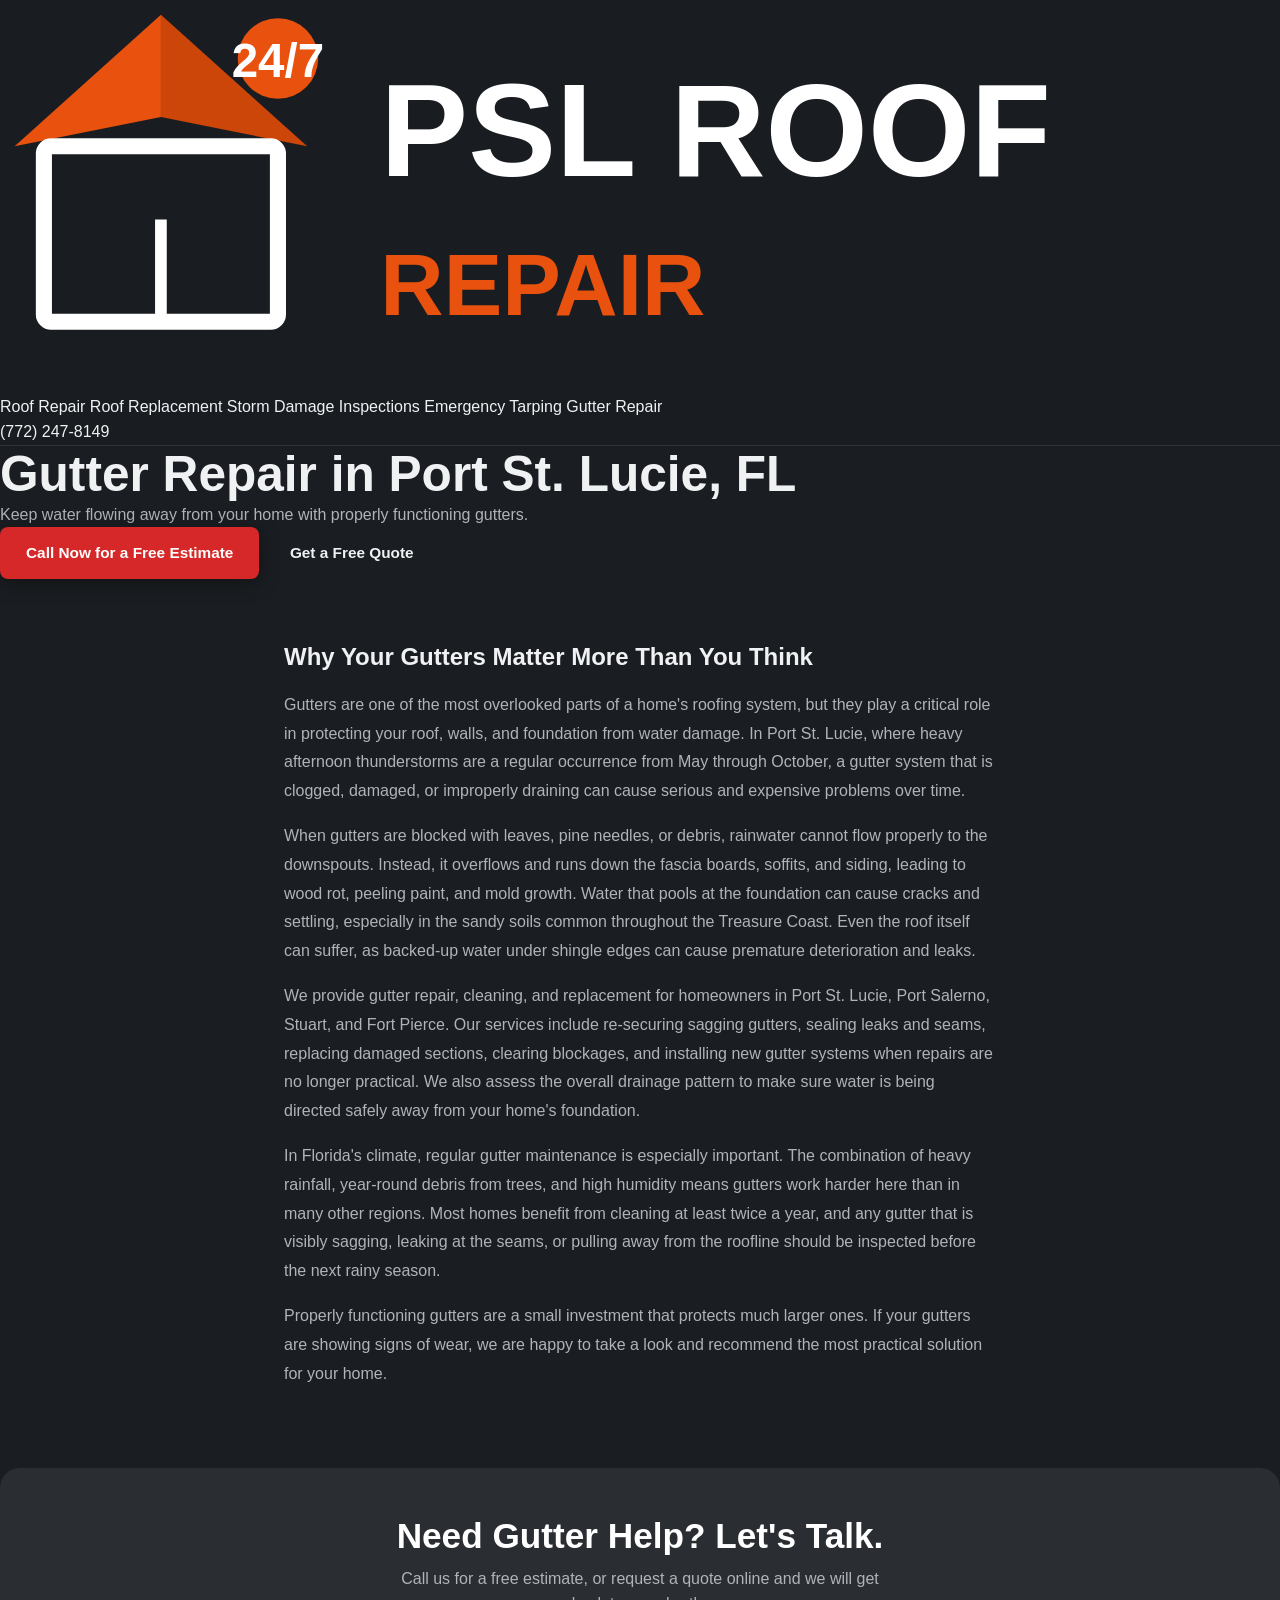
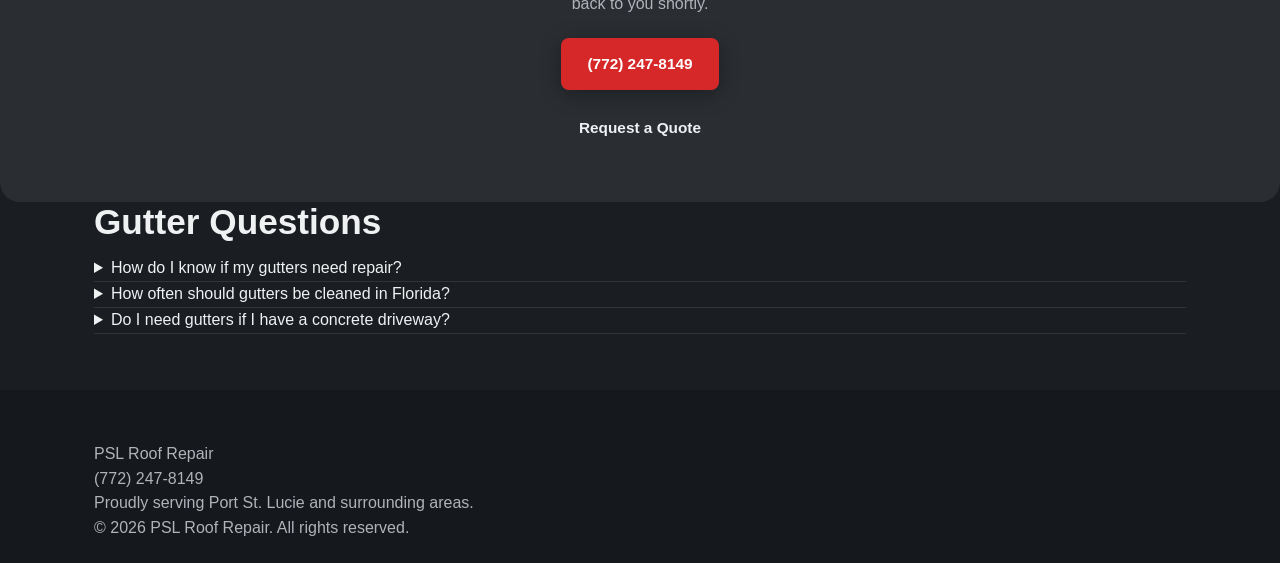
<file: gutter-repair.html>
<!DOCTYPE html>
<html lang="en">
<head>
    <meta charset="UTF-8">
    <meta name="viewport" content="width=device-width, initial-scale=1.0">
    <title>Gutter Repair in Port St. Lucie, FL | PSL Roof Repair</title>
    <meta name="description" content="Gutter repair, cleaning, and replacement in Port St. Lucie, FL. Protect your roof and foundation from water damage. Free estimates. Call (772) 247-8149.">
    <link rel="canonical" href="https://pslroofrepair.com/gutter-repair.html">
    <link rel="icon" type="image/svg+xml" href="data:image/svg+xml,%3Csvg xmlns='http://www.w3.org/2000/svg' viewBox='0 0 48 48'%3E%3Cpolygon points='24,4 4,22 24,17' fill='%23e8520e'/%3E%3Cpolygon points='24,4 44,22 24,17' fill='%23cc4509'/%3E%3Crect x='8' y='22' width='32' height='22' rx='1' fill='none' stroke='%231b2a4a' stroke-width='2.5'/%3E%3C/svg%3E">
    <meta name="referrer" content="strict-origin-when-cross-origin">
    <meta http-equiv="X-Content-Type-Options" content="nosniff">
    <meta property="og:title" content="Gutter Repair in Port St. Lucie, FL | PSL Roof Repair">
    <meta property="og:description" content="Gutter repair, cleaning, and replacement in Port St. Lucie, FL.">
    <meta property="og:type" content="website">
    <script type="application/ld+json">
    {
        "@context": "https://schema.org",
        "@type": "RoofingContractor",
        "name": "PSL Roof Repair",
        "description": "Gutter repair, cleaning, and replacement services in Port St. Lucie, FL.",
        "telephone": "+1-772-247-8149",
        "url": "https://pslroofrepair.com/gutter-repair.html",
        "areaServed": { "@type": "City", "name": "Port St. Lucie", "containedInPlace": { "@type": "State", "name": "Florida" } },
        "serviceType": ["Gutter Repair"],
        "address": { "@type": "PostalAddress", "addressLocality": "Port St. Lucie", "addressRegion": "FL", "addressCountry": "US" }
    }
    </script>
    <script type="application/ld+json">
    {
        "@context": "https://schema.org",
        "@type": "FAQPage",
        "mainEntity": [
            {
                "@type": "Question",
                "name": "How do I know if my gutters need repair?",
                "acceptedAnswer": { "@type": "Answer", "text": "Signs that your gutters need repair include water spilling over the edges during rain, sagging or pulling away from the roofline, visible rust or holes, pools of water near your foundation, and peeling paint on the fascia boards. If you notice any of these, an inspection can determine whether a repair or full replacement is the better option." }
            },
            {
                "@type": "Question",
                "name": "How often should gutters be cleaned in Florida?",
                "acceptedAnswer": { "@type": "Answer", "text": "In Florida, gutters should be cleaned at least twice a year, and more frequently if you have overhanging trees. The combination of heavy rain and debris buildup means clogged gutters can cause roof damage, fascia rot, and foundation problems if not maintained. Many homeowners schedule cleanings in late spring and late fall." }
            }
        ]
    }
    </script>
    <link rel="stylesheet" href="styles.css">
</head>
<body>
    <header class="site-header" id="siteHeader">
        <div class="header-inner">
            <a href="index.html" class="logo" aria-label="PSL Roof Repair - Home">
                <svg xmlns="http://www.w3.org/2000/svg" viewBox="0 0 175 54" aria-hidden="true" focusable="false">
                    <polygon points="22,2 2,20 22,16" fill="#e8520e"/><polygon points="22,2 42,20 22,16" fill="#cc4509"/>
                    <rect x="6" y="20" width="32" height="24" rx="1" fill="none" stroke="#ffffff" stroke-width="2.2" stroke-linejoin="round"/>
                    <line x1="22" y1="44" x2="22" y2="30" stroke="#ffffff" stroke-width="1.6"/><line x1="12" y1="44" x2="32" y2="44" stroke="#ffffff" stroke-width="1.6"/>
                    <circle cx="38" cy="8" r="5.5" fill="#e8520e"/><text x="38" y="10.5" text-anchor="middle" font-family="Arial,Helvetica,sans-serif" font-size="6.5" font-weight="bold" fill="#ffffff">24/7</text>
                    <text x="52" y="24" font-family="Arial,Helvetica,sans-serif" font-size="18" font-weight="bold" fill="#ffffff">PSL ROOF</text>
                    <text x="52" y="43" font-family="Arial,Helvetica,sans-serif" font-size="12" font-weight="bold" fill="#e8520e">REPAIR</text>
                </svg>
            </a>
            <div class="header-right">
                <nav class="services-dropdown" id="servicesNav">
                    <button class="nav-toggle" aria-label="Services menu" aria-expanded="false">&#9776;</button>
                    <div class="services-dropdown-menu">
                        <a href="roof-repair.html">Roof Repair</a>
                        <a href="roof-replacement.html">Roof Replacement</a>
                        <a href="storm-damage-repair.html">Storm Damage</a>
                        <a href="roof-inspections.html">Inspections</a>
                        <a href="emergency-tarping.html">Emergency Tarping</a>
                        <a href="gutter-repair.html">Gutter Repair</a>
                    </div>
                </nav>
                <a href="tel:+17722478149" class="header-phone">(772) 247-8149</a>
            </div>
        </div>
    </header>

    <section class="hero">
        <div class="hero-inner">
            <h1>Gutter Repair in Port St. Lucie, FL</h1>
            <p class="hero-sub">Keep water flowing away from your home with properly functioning gutters.</p>
            <div class="hero-buttons">
                <a href="tel:+17722478149" class="btn btn-primary">Call Now for a Free Estimate</a>
                <a href="index.html#contact" class="btn btn-secondary">Get a Free Quote</a>
            </div>
        </div>
    </section>

    <section class="service-content">
        <div class="container">
            <h2>Why Your Gutters Matter More Than You Think</h2>
            <p>Gutters are one of the most overlooked parts of a home's roofing system, but they play a critical role in protecting your roof, walls, and foundation from water damage. In Port St. Lucie, where heavy afternoon thunderstorms are a regular occurrence from May through October, a gutter system that is clogged, damaged, or improperly draining can cause serious and expensive problems over time.</p>
            <p>When gutters are blocked with leaves, pine needles, or debris, rainwater cannot flow properly to the downspouts. Instead, it overflows and runs down the fascia boards, soffits, and siding, leading to wood rot, peeling paint, and mold growth. Water that pools at the foundation can cause cracks and settling, especially in the sandy soils common throughout the Treasure Coast. Even the roof itself can suffer, as backed-up water under shingle edges can cause premature deterioration and leaks.</p>
            <p>We provide gutter repair, cleaning, and replacement for homeowners in Port St. Lucie, Port Salerno, Stuart, and Fort Pierce. Our services include re-securing sagging gutters, sealing leaks and seams, replacing damaged sections, clearing blockages, and installing new gutter systems when repairs are no longer practical. We also assess the overall drainage pattern to make sure water is being directed safely away from your home's foundation.</p>
            <p>In Florida's climate, regular gutter maintenance is especially important. The combination of heavy rainfall, year-round debris from trees, and high humidity means gutters work harder here than in many other regions. Most homes benefit from cleaning at least twice a year, and any gutter that is visibly sagging, leaking at the seams, or pulling away from the roofline should be inspected before the next rainy season.</p>
            <p>Properly functioning gutters are a small investment that protects much larger ones. If your gutters are showing signs of wear, we are happy to take a look and recommend the most practical solution for your home.</p>
        </div>
    </section>

    <section class="cta-banner">
        <div class="container">
            <h2>Need Gutter Help? Let's Talk.</h2>
            <p>Call us for a free estimate, or request a quote online and we will get back to you shortly.</p>
            <div class="cta-buttons">
                <a href="tel:+17722478149" class="btn btn-primary">(772) 247-8149</a>
                <a href="index.html#contact" class="btn btn-secondary">Request a Quote</a>
            </div>
        </div>
    </section>

    <section class="faq">
        <div class="container">
            <h2 class="section-title">Gutter Questions</h2>
            <div class="faq-list">
                <details class="faq-item">
                    <summary class="faq-question">How do I know if my gutters need repair?</summary>
                    <div class="faq-answer"><p>Signs that your gutters need repair include water spilling over the edges during rain, sagging or pulling away from the roofline, visible rust or holes, pools of water near your foundation, and peeling paint on the fascia boards. If you notice any of these, an inspection can determine whether a repair or full replacement is the better option.</p></div>
                </details>
                <details class="faq-item">
                    <summary class="faq-question">How often should gutters be cleaned in Florida?</summary>
                    <div class="faq-answer"><p>In Florida, gutters should be cleaned at least twice a year, and more frequently if you have overhanging trees. The combination of heavy rain and debris buildup means clogged gutters can cause roof damage, fascia rot, and foundation problems if not maintained. Many homeowners schedule cleanings in late spring and late fall.</p></div>
                </details>
                <details class="faq-item">
                    <summary class="faq-question">Do I need gutters if I have a concrete driveway?</summary>
                    <div class="faq-answer"><p>Yes. Gutters protect more than just your driveway. Without them, rainwater cascading off the roof can erode landscaping, damage siding, rot fascia boards, and pool around your foundation, leading to cracks and moisture intrusion in your home. Properly directed gutters prevent all of these issues.</p></div>
                </details>
            </div>
        </div>
    </section>

    <footer class="site-footer">
        <div class="container">
            <p class="footer-name">PSL Roof Repair</p>
            <a href="tel:+17722478149" class="footer-phone">(772) 247-8149</a>
            <p class="footer-area">Proudly serving Port St. Lucie and surrounding areas.</p>
            <p class="footer-copy">&copy; 2026 PSL Roof Repair. All rights reserved.</p>
        </div>
    </footer>
    <script src="script.js"></script>
    <script type="text/javascript" src="https://cdn.callrail.com/companies/820027693/a71645b14a01992f9c2d/12/swap.js"></script>
</body>
</html>
</file>
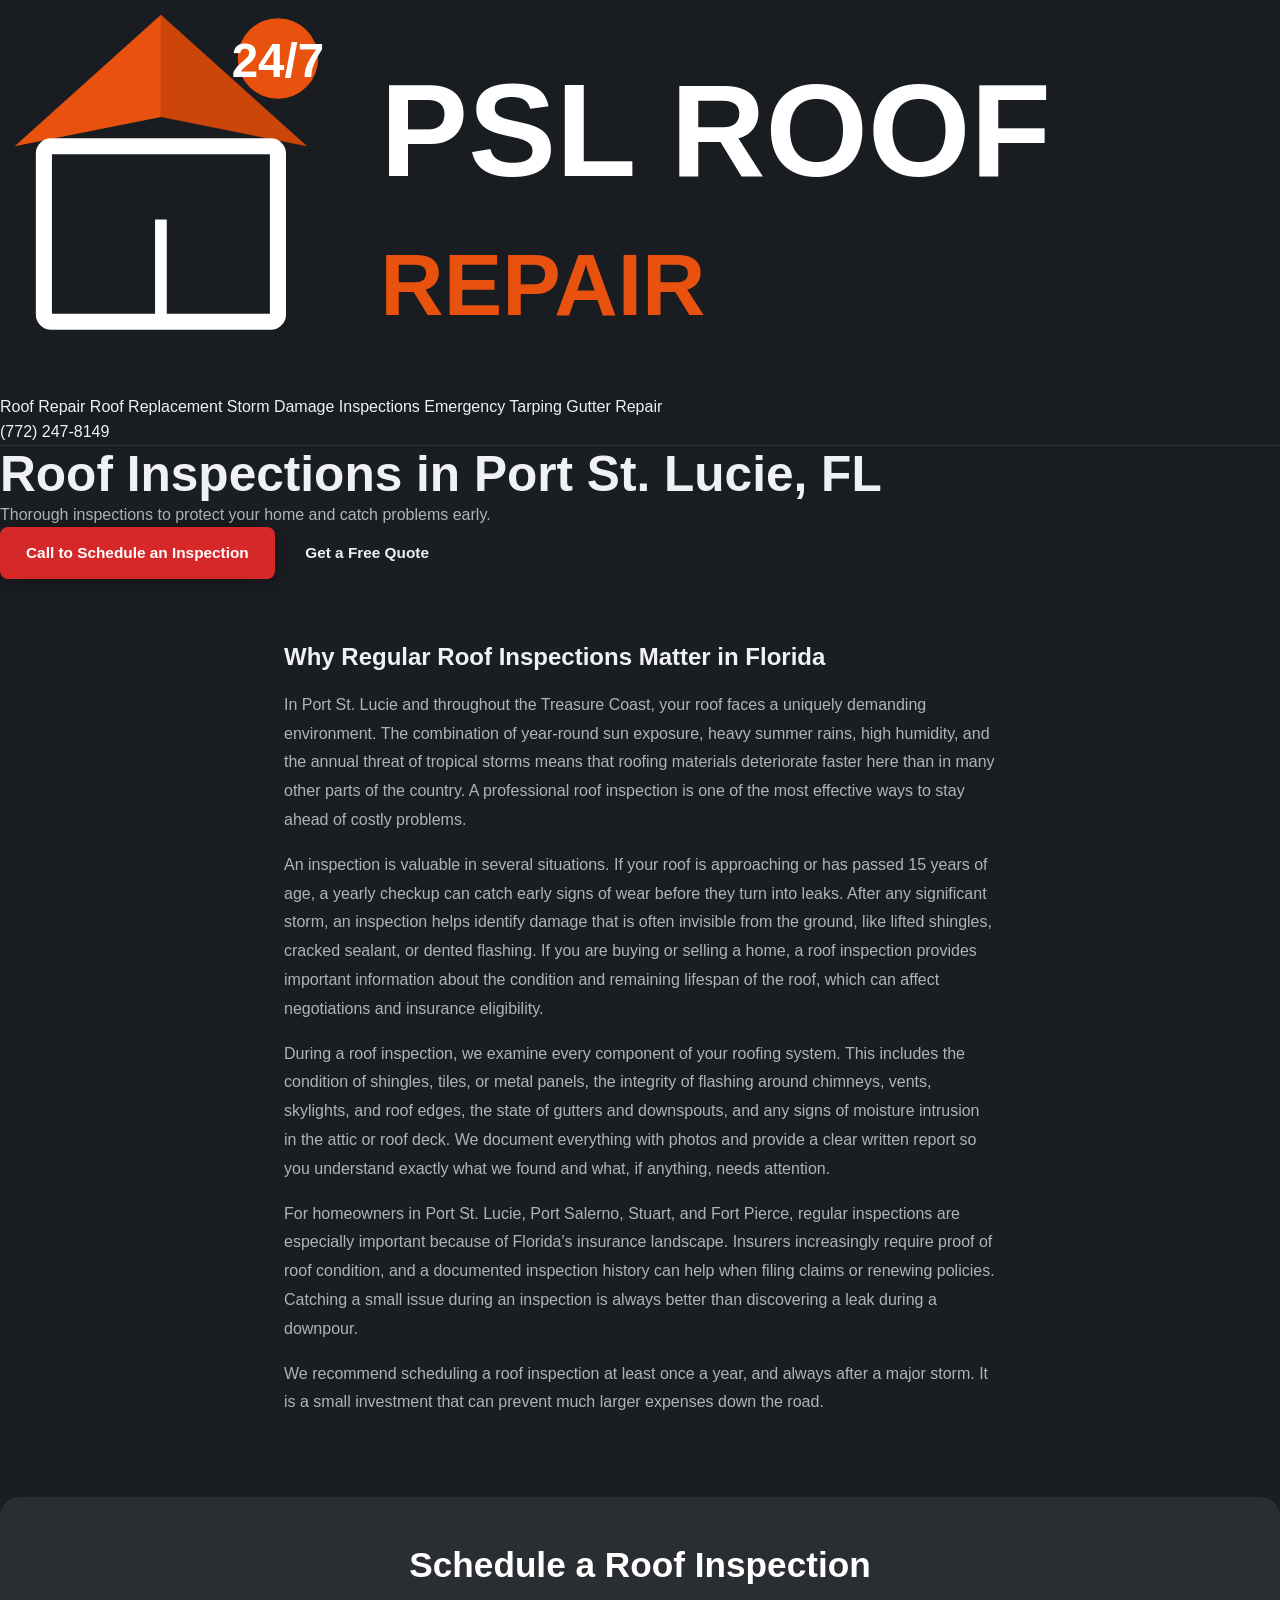
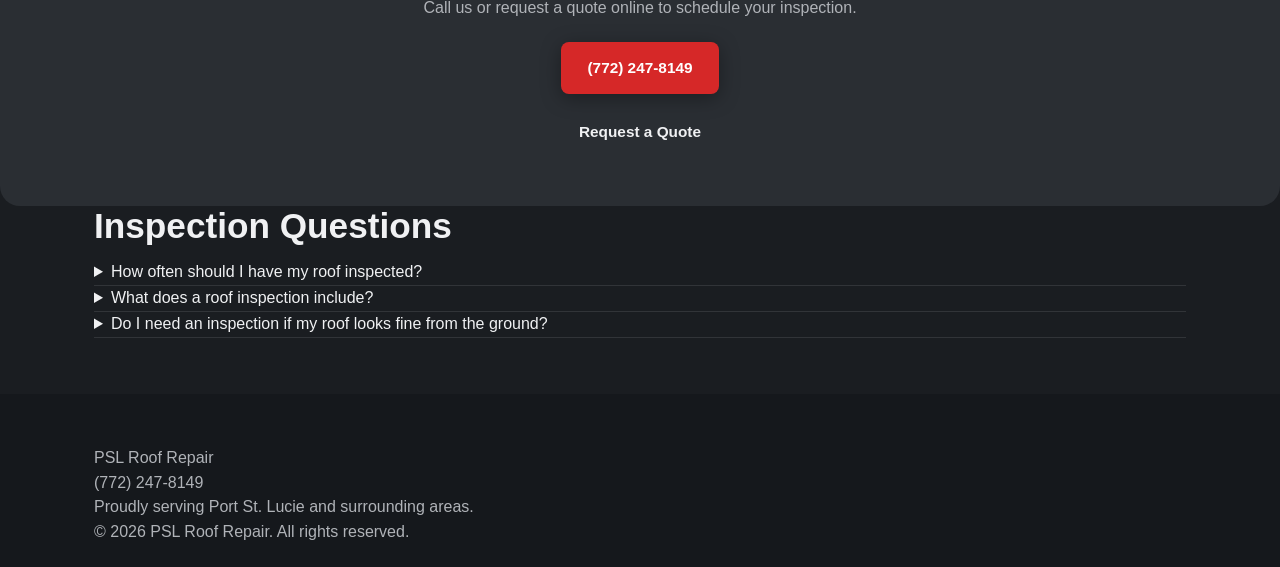
<file: roof-inspections.html>
<!DOCTYPE html>
<html lang="en">
<head>
    <meta charset="UTF-8">
    <meta name="viewport" content="width=device-width, initial-scale=1.0">
    <title>Roof Inspections in Port St. Lucie, FL | PSL Roof Repair</title>
    <meta name="description" content="Professional roof inspections in Port St. Lucie, FL. Pre-purchase, annual, and post-storm inspections. Free estimates. Call (772) 247-8149.">
    <link rel="canonical" href="https://pslroofrepair.com/roof-inspections.html">
    <link rel="icon" type="image/svg+xml" href="data:image/svg+xml,%3Csvg xmlns='http://www.w3.org/2000/svg' viewBox='0 0 48 48'%3E%3Cpolygon points='24,4 4,22 24,17' fill='%23e8520e'/%3E%3Cpolygon points='24,4 44,22 24,17' fill='%23cc4509'/%3E%3Crect x='8' y='22' width='32' height='22' rx='1' fill='none' stroke='%231b2a4a' stroke-width='2.5'/%3E%3C/svg%3E">
    <meta name="referrer" content="strict-origin-when-cross-origin">
    <meta http-equiv="X-Content-Type-Options" content="nosniff">
    <meta property="og:title" content="Roof Inspections in Port St. Lucie, FL | PSL Roof Repair">
    <meta property="og:description" content="Professional roof inspections in Port St. Lucie, FL. Pre-purchase, annual, and post-storm inspections.">
    <meta property="og:type" content="website">
    <script type="application/ld+json">
    {
        "@context": "https://schema.org",
        "@type": "RoofingContractor",
        "name": "PSL Roof Repair",
        "description": "Professional roof inspection services in Port St. Lucie, FL.",
        "telephone": "+1-772-247-8149",
        "url": "https://pslroofrepair.com/roof-inspections.html",
        "areaServed": { "@type": "City", "name": "Port St. Lucie", "containedInPlace": { "@type": "State", "name": "Florida" } },
        "serviceType": ["Roof Inspection"],
        "address": { "@type": "PostalAddress", "addressLocality": "Port St. Lucie", "addressRegion": "FL", "addressCountry": "US" }
    }
    </script>
    <script type="application/ld+json">
    {
        "@context": "https://schema.org",
        "@type": "FAQPage",
        "mainEntity": [
            {
                "@type": "Question",
                "name": "How often should I have my roof inspected?",
                "acceptedAnswer": { "@type": "Answer", "text": "In Florida, an annual roof inspection is recommended, along with an additional inspection after any major storm. Regular inspections catch small issues like cracked sealant, lifted shingles, or flashing gaps before they lead to leaks and more expensive repairs. Homes over 15 years old especially benefit from yearly checkups." }
            },
            {
                "@type": "Question",
                "name": "What does a roof inspection include?",
                "acceptedAnswer": { "@type": "Answer", "text": "A thorough roof inspection covers the condition of shingles or tiles, flashing around penetrations and edges, gutters and drainage, signs of moisture intrusion in the attic, and the overall structural integrity of the roof. We provide a detailed report with photos so you understand exactly what condition your roof is in." }
            }
        ]
    }
    </script>
    <link rel="stylesheet" href="styles.css">
</head>
<body>
    <header class="site-header" id="siteHeader">
        <div class="header-inner">
            <a href="index.html" class="logo" aria-label="PSL Roof Repair - Home">
                <svg xmlns="http://www.w3.org/2000/svg" viewBox="0 0 175 54" aria-hidden="true" focusable="false">
                    <polygon points="22,2 2,20 22,16" fill="#e8520e"/><polygon points="22,2 42,20 22,16" fill="#cc4509"/>
                    <rect x="6" y="20" width="32" height="24" rx="1" fill="none" stroke="#ffffff" stroke-width="2.2" stroke-linejoin="round"/>
                    <line x1="22" y1="44" x2="22" y2="30" stroke="#ffffff" stroke-width="1.6"/><line x1="12" y1="44" x2="32" y2="44" stroke="#ffffff" stroke-width="1.6"/>
                    <circle cx="38" cy="8" r="5.5" fill="#e8520e"/><text x="38" y="10.5" text-anchor="middle" font-family="Arial,Helvetica,sans-serif" font-size="6.5" font-weight="bold" fill="#ffffff">24/7</text>
                    <text x="52" y="24" font-family="Arial,Helvetica,sans-serif" font-size="18" font-weight="bold" fill="#ffffff">PSL ROOF</text>
                    <text x="52" y="43" font-family="Arial,Helvetica,sans-serif" font-size="12" font-weight="bold" fill="#e8520e">REPAIR</text>
                </svg>
            </a>
            <div class="header-right">
                <nav class="services-dropdown" id="servicesNav">
                    <button class="nav-toggle" aria-label="Services menu" aria-expanded="false">&#9776;</button>
                    <div class="services-dropdown-menu">
                        <a href="roof-repair.html">Roof Repair</a>
                        <a href="roof-replacement.html">Roof Replacement</a>
                        <a href="storm-damage-repair.html">Storm Damage</a>
                        <a href="roof-inspections.html">Inspections</a>
                        <a href="emergency-tarping.html">Emergency Tarping</a>
                        <a href="gutter-repair.html">Gutter Repair</a>
                    </div>
                </nav>
                <a href="tel:+17722478149" class="header-phone">(772) 247-8149</a>
            </div>
        </div>
    </header>

    <section class="hero">
        <div class="hero-inner">
            <h1>Roof Inspections in Port St. Lucie, FL</h1>
            <p class="hero-sub">Thorough inspections to protect your home and catch problems early.</p>
            <div class="hero-buttons">
                <a href="tel:+17722478149" class="btn btn-primary">Call to Schedule an Inspection</a>
                <a href="index.html#contact" class="btn btn-secondary">Get a Free Quote</a>
            </div>
        </div>
    </section>

    <section class="service-content">
        <div class="container">
            <h2>Why Regular Roof Inspections Matter in Florida</h2>
            <p>In Port St. Lucie and throughout the Treasure Coast, your roof faces a uniquely demanding environment. The combination of year-round sun exposure, heavy summer rains, high humidity, and the annual threat of tropical storms means that roofing materials deteriorate faster here than in many other parts of the country. A professional roof inspection is one of the most effective ways to stay ahead of costly problems.</p>
            <p>An inspection is valuable in several situations. If your roof is approaching or has passed 15 years of age, a yearly checkup can catch early signs of wear before they turn into leaks. After any significant storm, an inspection helps identify damage that is often invisible from the ground, like lifted shingles, cracked sealant, or dented flashing. If you are buying or selling a home, a roof inspection provides important information about the condition and remaining lifespan of the roof, which can affect negotiations and insurance eligibility.</p>
            <p>During a roof inspection, we examine every component of your roofing system. This includes the condition of shingles, tiles, or metal panels, the integrity of flashing around chimneys, vents, skylights, and roof edges, the state of gutters and downspouts, and any signs of moisture intrusion in the attic or roof deck. We document everything with photos and provide a clear written report so you understand exactly what we found and what, if anything, needs attention.</p>
            <p>For homeowners in Port St. Lucie, Port Salerno, Stuart, and Fort Pierce, regular inspections are especially important because of Florida's insurance landscape. Insurers increasingly require proof of roof condition, and a documented inspection history can help when filing claims or renewing policies. Catching a small issue during an inspection is always better than discovering a leak during a downpour.</p>
            <p>We recommend scheduling a roof inspection at least once a year, and always after a major storm. It is a small investment that can prevent much larger expenses down the road.</p>
        </div>
    </section>

    <section class="cta-banner">
        <div class="container">
            <h2>Schedule a Roof Inspection</h2>
            <p>Call us or request a quote online to schedule your inspection.</p>
            <div class="cta-buttons">
                <a href="tel:+17722478149" class="btn btn-primary">(772) 247-8149</a>
                <a href="index.html#contact" class="btn btn-secondary">Request a Quote</a>
            </div>
        </div>
    </section>

    <section class="faq">
        <div class="container">
            <h2 class="section-title">Inspection Questions</h2>
            <div class="faq-list">
                <details class="faq-item">
                    <summary class="faq-question">How often should I have my roof inspected?</summary>
                    <div class="faq-answer"><p>In Florida, an annual roof inspection is recommended, along with an additional inspection after any major storm. Regular inspections catch small issues like cracked sealant, lifted shingles, or flashing gaps before they lead to leaks and more expensive repairs. Homes over 15 years old especially benefit from yearly checkups.</p></div>
                </details>
                <details class="faq-item">
                    <summary class="faq-question">What does a roof inspection include?</summary>
                    <div class="faq-answer"><p>A thorough roof inspection covers the condition of shingles or tiles, flashing around penetrations and edges, gutters and drainage, signs of moisture intrusion in the attic, and the overall structural integrity of the roof. We provide a detailed report with photos so you understand exactly what condition your roof is in.</p></div>
                </details>
                <details class="faq-item">
                    <summary class="faq-question">Do I need an inspection if my roof looks fine from the ground?</summary>
                    <div class="faq-answer"><p>Yes. Many roofing problems, including lifted shingles, deteriorated sealant, and early-stage flashing issues, are not visible from the ground. In Florida, UV damage and wind wear can compromise a roof that looks perfectly normal from the street. An inspection is the only way to know for sure.</p></div>
                </details>
            </div>
        </div>
    </section>

    <footer class="site-footer">
        <div class="container">
            <p class="footer-name">PSL Roof Repair</p>
            <a href="tel:+17722478149" class="footer-phone">(772) 247-8149</a>
            <p class="footer-area">Proudly serving Port St. Lucie and surrounding areas.</p>
            <p class="footer-copy">&copy; 2026 PSL Roof Repair. All rights reserved.</p>
        </div>
    </footer>
    <script src="script.js"></script>
    <script type="text/javascript" src="https://cdn.callrail.com/companies/820027693/a71645b14a01992f9c2d/12/swap.js"></script>
</body>
</html>
</file>
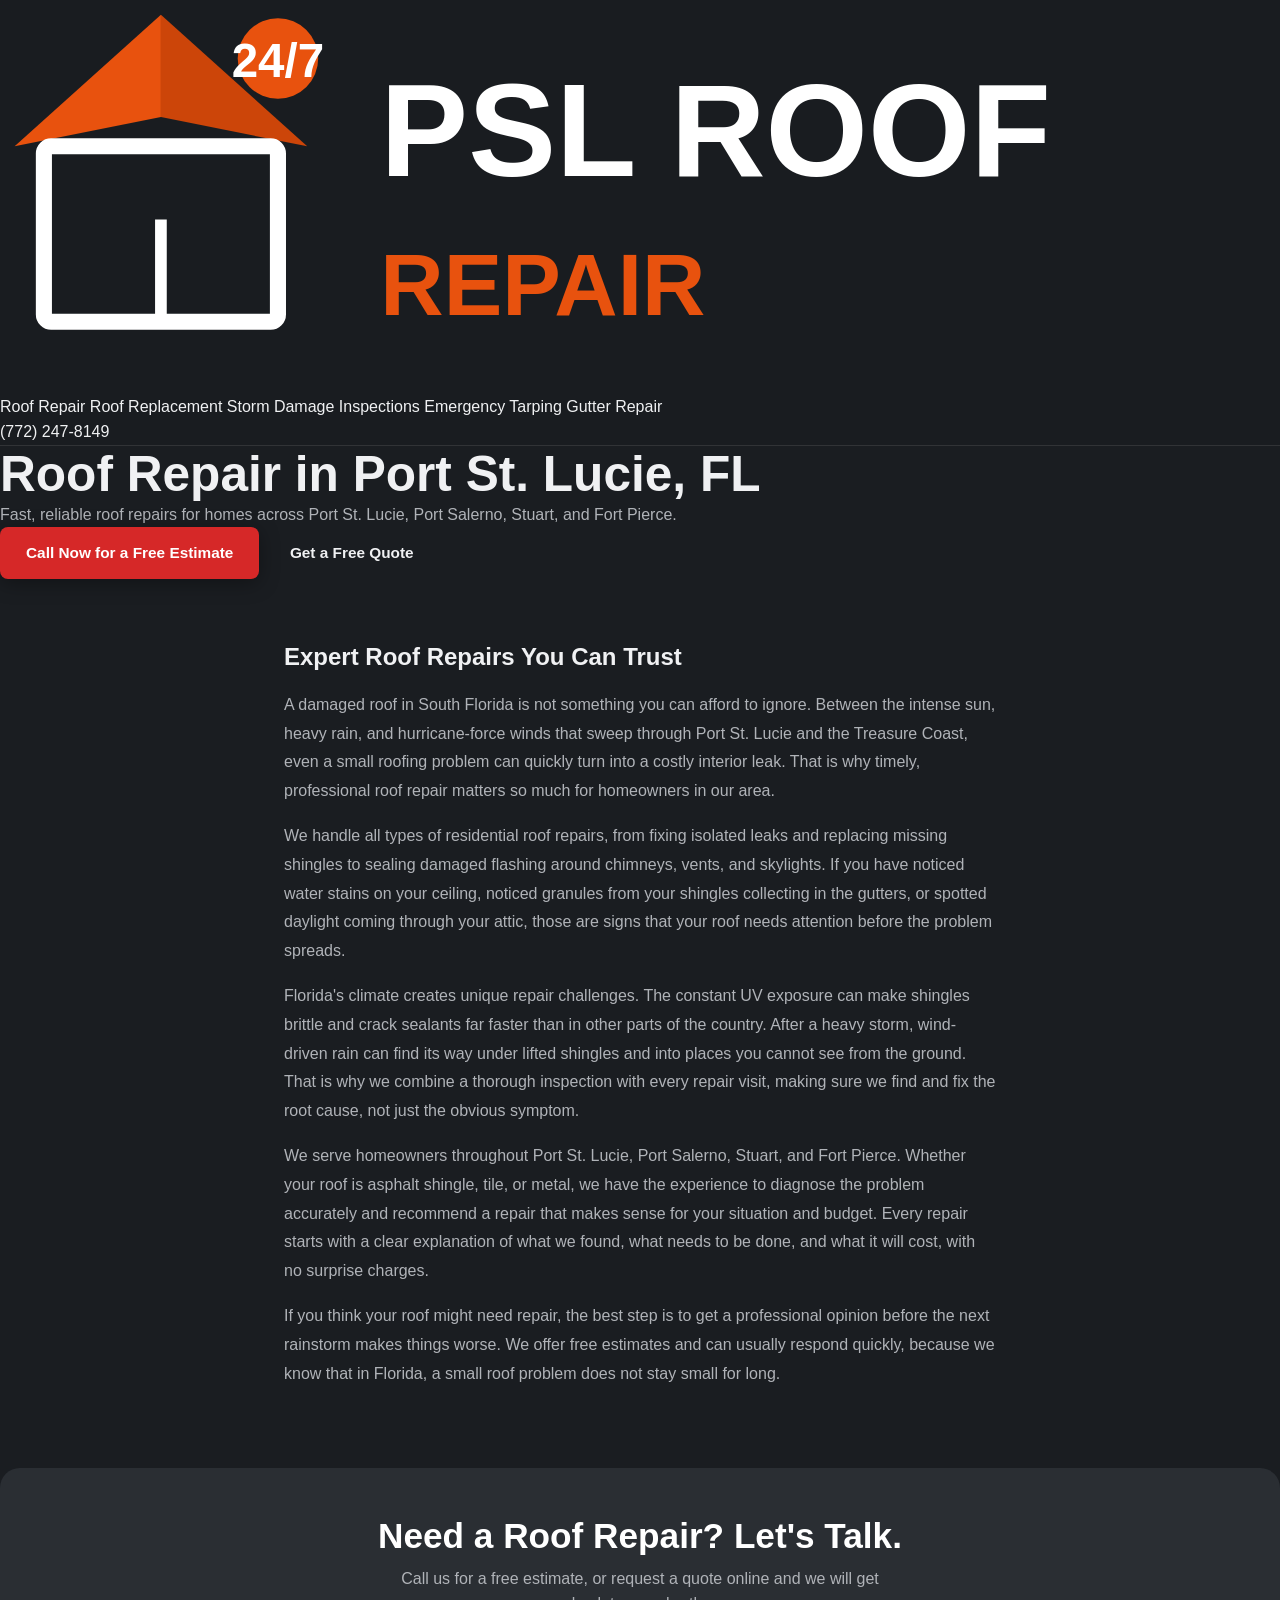
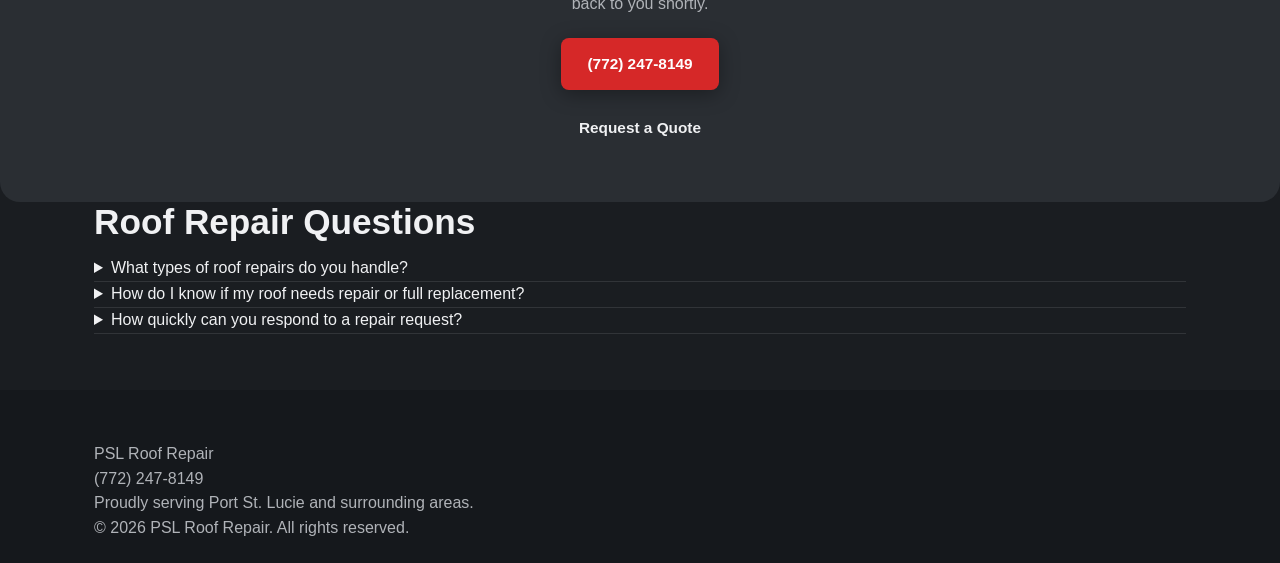
<file: roof-repair.html>
<!DOCTYPE html>
<html lang="en">
<head>
    <meta charset="UTF-8">
    <meta name="viewport" content="width=device-width, initial-scale=1.0">
    <title>Roof Repair in Port St. Lucie, FL | PSL Roof Repair</title>
    <meta name="description" content="Professional roof repair in Port St. Lucie, FL. Leak fixes, shingle replacement, and storm damage repairs. Free estimates. Call (772) 247-8149.">
    <link rel="canonical" href="https://pslroofrepair.com/roof-repair.html">
    <link rel="icon" type="image/svg+xml" href="data:image/svg+xml,%3Csvg xmlns='http://www.w3.org/2000/svg' viewBox='0 0 48 48'%3E%3Cpolygon points='24,4 4,22 24,17' fill='%23e8520e'/%3E%3Cpolygon points='24,4 44,22 24,17' fill='%23cc4509'/%3E%3Crect x='8' y='22' width='32' height='22' rx='1' fill='none' stroke='%231b2a4a' stroke-width='2.5'/%3E%3C/svg%3E">
    <meta name="referrer" content="strict-origin-when-cross-origin">
    <meta http-equiv="X-Content-Type-Options" content="nosniff">
    <meta property="og:title" content="Roof Repair in Port St. Lucie, FL | PSL Roof Repair">
    <meta property="og:description" content="Professional roof repair in Port St. Lucie, FL. Leak fixes, shingle replacement, and storm damage repairs.">
    <meta property="og:type" content="website">
    <script type="application/ld+json">
    {
        "@context": "https://schema.org",
        "@type": "RoofingContractor",
        "name": "PSL Roof Repair",
        "description": "Professional roof repair services in Port St. Lucie, FL. Leak fixes, shingle replacement, and general roof repairs.",
        "telephone": "+1-772-247-8149",
        "url": "https://pslroofrepair.com/roof-repair.html",
        "areaServed": { "@type": "City", "name": "Port St. Lucie", "containedInPlace": { "@type": "State", "name": "Florida" } },
        "serviceType": ["Roof Repair"],
        "address": { "@type": "PostalAddress", "addressLocality": "Port St. Lucie", "addressRegion": "FL", "addressCountry": "US" }
    }
    </script>
    <script type="application/ld+json">
    {
        "@context": "https://schema.org",
        "@type": "FAQPage",
        "mainEntity": [
            {
                "@type": "Question",
                "name": "What types of roof repairs do you handle?",
                "acceptedAnswer": { "@type": "Answer", "text": "We handle a wide range of roof repairs including leak detection and sealing, missing or damaged shingle replacement, flashing repair around chimneys and vents, patching holes and minor structural damage, and repairing wear along roof valleys. Whether the issue is age-related deterioration or sudden damage, we can diagnose and fix it." }
            },
            {
                "@type": "Question",
                "name": "How do I know if my roof needs repair or full replacement?",
                "acceptedAnswer": { "@type": "Answer", "text": "If the damage is localized to a small area and the rest of the roof is in good condition, a repair is usually the right call. If your roof is nearing the end of its expected lifespan (20-30 years for asphalt shingles) and has widespread issues, a replacement may be more cost-effective. A professional inspection can help you decide." }
            }
        ]
    }
    </script>
    <link rel="stylesheet" href="styles.css">
</head>
<body>
    <header class="site-header" id="siteHeader">
        <div class="header-inner">
            <a href="index.html" class="logo" aria-label="PSL Roof Repair - Home">
                <svg xmlns="http://www.w3.org/2000/svg" viewBox="0 0 175 54" aria-hidden="true" focusable="false">
                    <polygon points="22,2 2,20 22,16" fill="#e8520e"/><polygon points="22,2 42,20 22,16" fill="#cc4509"/>
                    <rect x="6" y="20" width="32" height="24" rx="1" fill="none" stroke="#ffffff" stroke-width="2.2" stroke-linejoin="round"/>
                    <line x1="22" y1="44" x2="22" y2="30" stroke="#ffffff" stroke-width="1.6"/><line x1="12" y1="44" x2="32" y2="44" stroke="#ffffff" stroke-width="1.6"/>
                    <circle cx="38" cy="8" r="5.5" fill="#e8520e"/><text x="38" y="10.5" text-anchor="middle" font-family="Arial,Helvetica,sans-serif" font-size="6.5" font-weight="bold" fill="#ffffff">24/7</text>
                    <text x="52" y="24" font-family="Arial,Helvetica,sans-serif" font-size="18" font-weight="bold" fill="#ffffff">PSL ROOF</text>
                    <text x="52" y="43" font-family="Arial,Helvetica,sans-serif" font-size="12" font-weight="bold" fill="#e8520e">REPAIR</text>
                </svg>
            </a>
            <div class="header-right">
                <nav class="services-dropdown" id="servicesNav">
                    <button class="nav-toggle" aria-label="Services menu" aria-expanded="false">&#9776;</button>
                    <div class="services-dropdown-menu">
                        <a href="roof-repair.html">Roof Repair</a>
                        <a href="roof-replacement.html">Roof Replacement</a>
                        <a href="storm-damage-repair.html">Storm Damage</a>
                        <a href="roof-inspections.html">Inspections</a>
                        <a href="emergency-tarping.html">Emergency Tarping</a>
                        <a href="gutter-repair.html">Gutter Repair</a>
                    </div>
                </nav>
                <a href="tel:+17722478149" class="header-phone">(772) 247-8149</a>
            </div>
        </div>
    </header>

    <section class="hero">
        <div class="hero-inner">
            <h1>Roof Repair in Port St. Lucie, FL</h1>
            <p class="hero-sub">Fast, reliable roof repairs for homes across Port St. Lucie, Port Salerno, Stuart, and Fort Pierce.</p>
            <div class="hero-buttons">
                <a href="tel:+17722478149" class="btn btn-primary">Call Now for a Free Estimate</a>
                <a href="index.html#contact" class="btn btn-secondary">Get a Free Quote</a>
            </div>
        </div>
    </section>

    <section class="service-content">
        <div class="container">
            <h2>Expert Roof Repairs You Can Trust</h2>
            <p>A damaged roof in South Florida is not something you can afford to ignore. Between the intense sun, heavy rain, and hurricane-force winds that sweep through Port St. Lucie and the Treasure Coast, even a small roofing problem can quickly turn into a costly interior leak. That is why timely, professional roof repair matters so much for homeowners in our area.</p>
            <p>We handle all types of residential roof repairs, from fixing isolated leaks and replacing missing shingles to sealing damaged flashing around chimneys, vents, and skylights. If you have noticed water stains on your ceiling, noticed granules from your shingles collecting in the gutters, or spotted daylight coming through your attic, those are signs that your roof needs attention before the problem spreads.</p>
            <p>Florida's climate creates unique repair challenges. The constant UV exposure can make shingles brittle and crack sealants far faster than in other parts of the country. After a heavy storm, wind-driven rain can find its way under lifted shingles and into places you cannot see from the ground. That is why we combine a thorough inspection with every repair visit, making sure we find and fix the root cause, not just the obvious symptom.</p>
            <p>We serve homeowners throughout Port St. Lucie, Port Salerno, Stuart, and Fort Pierce. Whether your roof is asphalt shingle, tile, or metal, we have the experience to diagnose the problem accurately and recommend a repair that makes sense for your situation and budget. Every repair starts with a clear explanation of what we found, what needs to be done, and what it will cost, with no surprise charges.</p>
            <p>If you think your roof might need repair, the best step is to get a professional opinion before the next rainstorm makes things worse. We offer free estimates and can usually respond quickly, because we know that in Florida, a small roof problem does not stay small for long.</p>
        </div>
    </section>

    <section class="cta-banner">
        <div class="container">
            <h2>Need a Roof Repair? Let's Talk.</h2>
            <p>Call us for a free estimate, or request a quote online and we will get back to you shortly.</p>
            <div class="cta-buttons">
                <a href="tel:+17722478149" class="btn btn-primary">(772) 247-8149</a>
                <a href="index.html#contact" class="btn btn-secondary">Request a Quote</a>
            </div>
        </div>
    </section>

    <section class="faq">
        <div class="container">
            <h2 class="section-title">Roof Repair Questions</h2>
            <div class="faq-list">
                <details class="faq-item">
                    <summary class="faq-question">What types of roof repairs do you handle?</summary>
                    <div class="faq-answer"><p>We handle a wide range of roof repairs including leak detection and sealing, missing or damaged shingle replacement, flashing repair around chimneys and vents, patching holes and minor structural damage, and repairing wear along roof valleys. Whether the issue is age-related deterioration or sudden damage, we can diagnose and fix it.</p></div>
                </details>
                <details class="faq-item">
                    <summary class="faq-question">How do I know if my roof needs repair or full replacement?</summary>
                    <div class="faq-answer"><p>If the damage is localized to a small area and the rest of the roof is in good condition, a repair is usually the right call. If your roof is nearing the end of its expected lifespan (20-30 years for asphalt shingles) and has widespread issues, a replacement may be more cost-effective. A professional inspection can help you decide.</p></div>
                </details>
                <details class="faq-item">
                    <summary class="faq-question">How quickly can you respond to a repair request?</summary>
                    <div class="faq-answer"><p>We prioritize repair requests because we know that roof problems in Florida can escalate fast, especially during rainy season. In most cases, we can schedule an inspection within a few days, and for urgent situations like active leaks, we work to respond even sooner.</p></div>
                </details>
            </div>
        </div>
    </section>

    <footer class="site-footer">
        <div class="container">
            <p class="footer-name">PSL Roof Repair</p>
            <a href="tel:+17722478149" class="footer-phone">(772) 247-8149</a>
            <p class="footer-area">Proudly serving Port St. Lucie and surrounding areas.</p>
            <p class="footer-copy">&copy; 2026 PSL Roof Repair. All rights reserved.</p>
        </div>
    </footer>
    <script src="script.js"></script>
    <script type="text/javascript" src="https://cdn.callrail.com/companies/820027693/a71645b14a01992f9c2d/12/swap.js"></script>
</body>
</html>
</file>
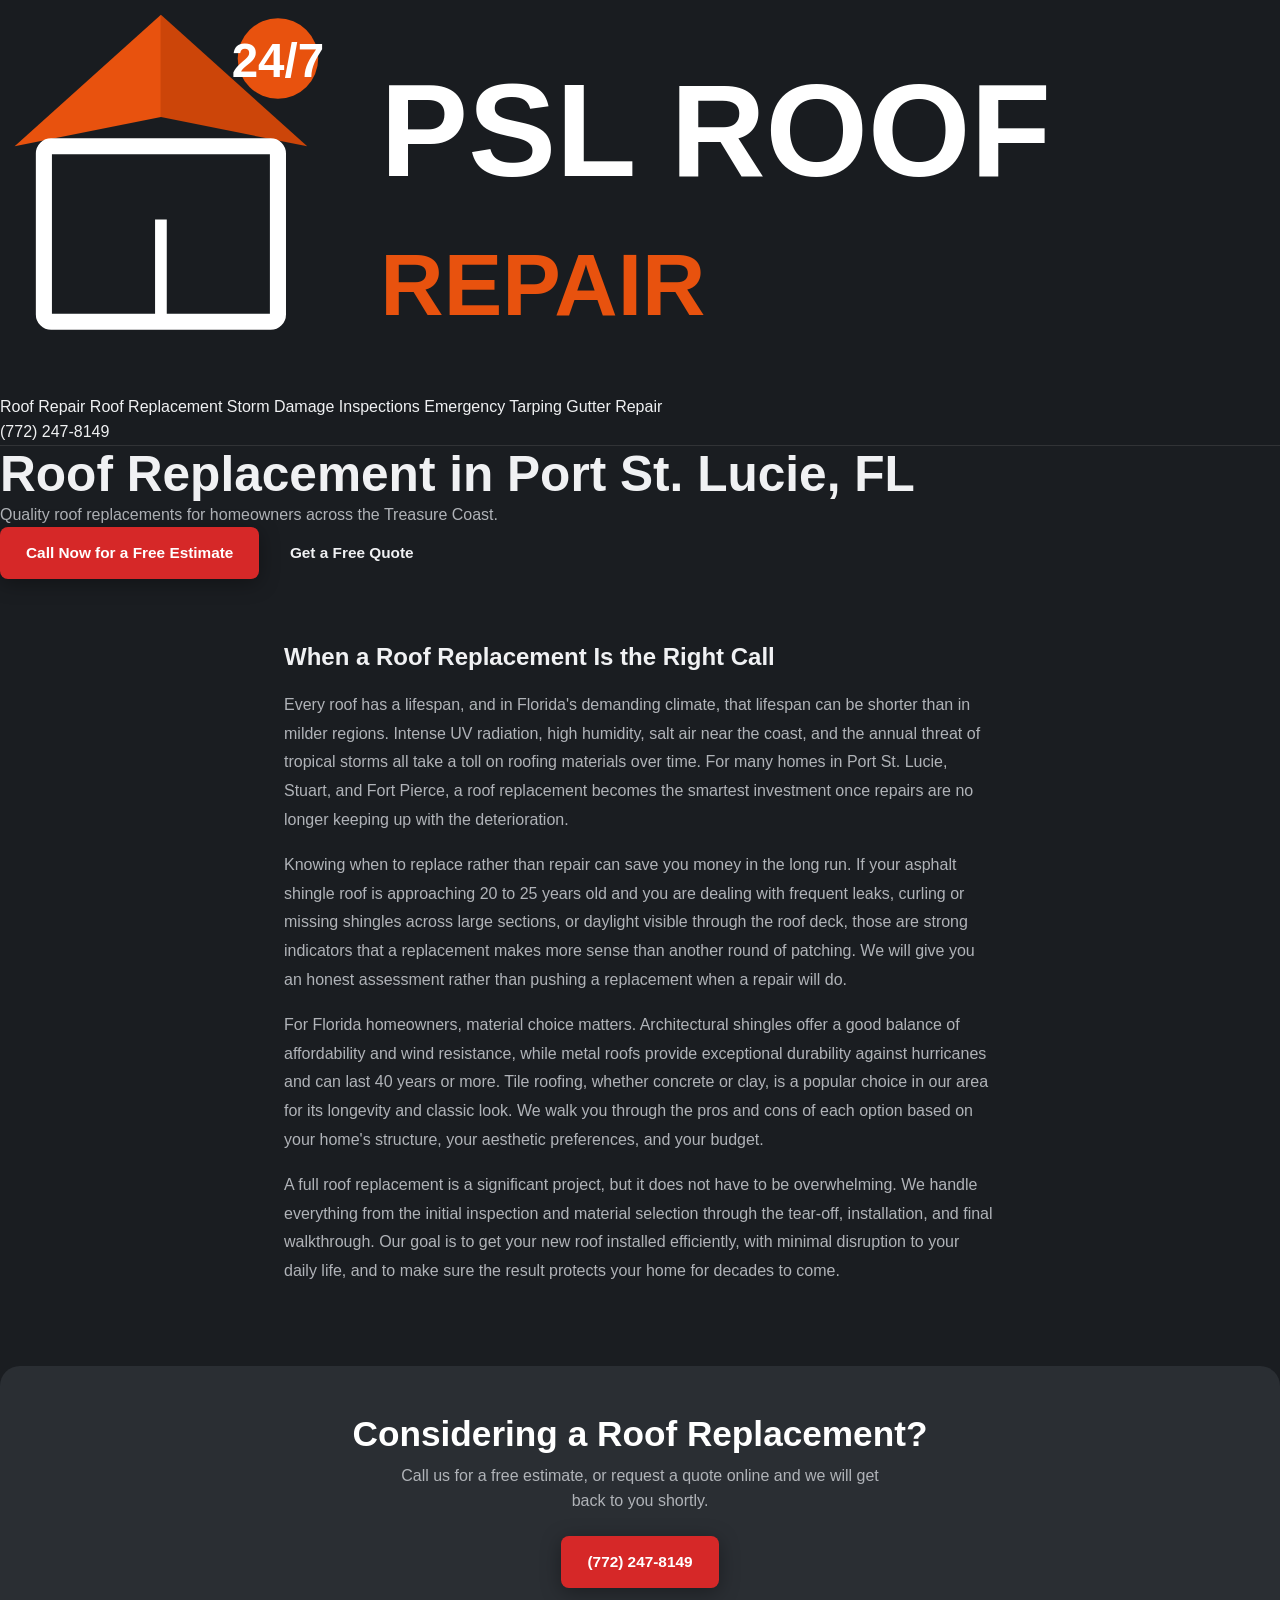
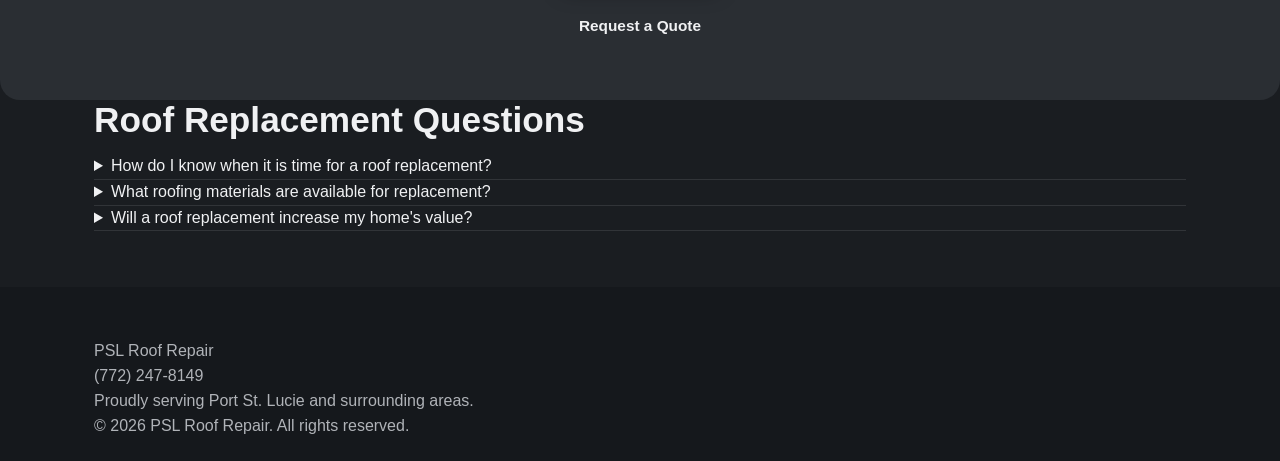
<file: roof-replacement.html>
<!DOCTYPE html>
<html lang="en">
<head>
    <meta charset="UTF-8">
    <meta name="viewport" content="width=device-width, initial-scale=1.0">
    <title>Roof Replacement in Port St. Lucie, FL | PSL Roof Repair</title>
    <meta name="description" content="Full roof replacement services in Port St. Lucie, FL. Shingle, tile, and metal roofing options. Free estimates. Call (772) 247-8149.">
    <link rel="canonical" href="https://pslroofrepair.com/roof-replacement.html">
    <link rel="icon" type="image/svg+xml" href="data:image/svg+xml,%3Csvg xmlns='http://www.w3.org/2000/svg' viewBox='0 0 48 48'%3E%3Cpolygon points='24,4 4,22 24,17' fill='%23e8520e'/%3E%3Cpolygon points='24,4 44,22 24,17' fill='%23cc4509'/%3E%3Crect x='8' y='22' width='32' height='22' rx='1' fill='none' stroke='%231b2a4a' stroke-width='2.5'/%3E%3C/svg%3E">
    <meta name="referrer" content="strict-origin-when-cross-origin">
    <meta http-equiv="X-Content-Type-Options" content="nosniff">
    <meta property="og:title" content="Roof Replacement in Port St. Lucie, FL | PSL Roof Repair">
    <meta property="og:description" content="Full roof replacement services in Port St. Lucie, FL. Shingle, tile, and metal roofing options.">
    <meta property="og:type" content="website">
    <script type="application/ld+json">
    {
        "@context": "https://schema.org",
        "@type": "RoofingContractor",
        "name": "PSL Roof Repair",
        "description": "Full roof replacement services in Port St. Lucie, FL.",
        "telephone": "+1-772-247-8149",
        "url": "https://pslroofrepair.com/roof-replacement.html",
        "areaServed": { "@type": "City", "name": "Port St. Lucie", "containedInPlace": { "@type": "State", "name": "Florida" } },
        "serviceType": ["Roof Replacement"],
        "address": { "@type": "PostalAddress", "addressLocality": "Port St. Lucie", "addressRegion": "FL", "addressCountry": "US" }
    }
    </script>
    <script type="application/ld+json">
    {
        "@context": "https://schema.org",
        "@type": "FAQPage",
        "mainEntity": [
            {
                "@type": "Question",
                "name": "How do I know when it is time for a roof replacement?",
                "acceptedAnswer": { "@type": "Answer", "text": "Signs that a replacement may be needed include widespread shingle damage, multiple recurring leaks, visible sagging, and an age over 20-25 years for asphalt shingles. If repair costs are adding up and the roof's overall condition is declining, a replacement often becomes the more economical long-term choice." }
            },
            {
                "@type": "Question",
                "name": "What roofing materials are available for replacement?",
                "acceptedAnswer": { "@type": "Answer", "text": "We work with architectural asphalt shingles, concrete and clay tile, and metal roofing. Each material has different benefits in terms of wind resistance, longevity, and appearance. We help you choose the best option based on your home's style, your budget, and Florida's specific weather demands." }
            }
        ]
    }
    </script>
    <link rel="stylesheet" href="styles.css">
</head>
<body>
    <header class="site-header" id="siteHeader">
        <div class="header-inner">
            <a href="index.html" class="logo" aria-label="PSL Roof Repair - Home">
                <svg xmlns="http://www.w3.org/2000/svg" viewBox="0 0 175 54" aria-hidden="true" focusable="false">
                    <polygon points="22,2 2,20 22,16" fill="#e8520e"/><polygon points="22,2 42,20 22,16" fill="#cc4509"/>
                    <rect x="6" y="20" width="32" height="24" rx="1" fill="none" stroke="#ffffff" stroke-width="2.2" stroke-linejoin="round"/>
                    <line x1="22" y1="44" x2="22" y2="30" stroke="#ffffff" stroke-width="1.6"/><line x1="12" y1="44" x2="32" y2="44" stroke="#ffffff" stroke-width="1.6"/>
                    <circle cx="38" cy="8" r="5.5" fill="#e8520e"/><text x="38" y="10.5" text-anchor="middle" font-family="Arial,Helvetica,sans-serif" font-size="6.5" font-weight="bold" fill="#ffffff">24/7</text>
                    <text x="52" y="24" font-family="Arial,Helvetica,sans-serif" font-size="18" font-weight="bold" fill="#ffffff">PSL ROOF</text>
                    <text x="52" y="43" font-family="Arial,Helvetica,sans-serif" font-size="12" font-weight="bold" fill="#e8520e">REPAIR</text>
                </svg>
            </a>
            <div class="header-right">
                <nav class="services-dropdown" id="servicesNav">
                    <button class="nav-toggle" aria-label="Services menu" aria-expanded="false">&#9776;</button>
                    <div class="services-dropdown-menu">
                        <a href="roof-repair.html">Roof Repair</a>
                        <a href="roof-replacement.html">Roof Replacement</a>
                        <a href="storm-damage-repair.html">Storm Damage</a>
                        <a href="roof-inspections.html">Inspections</a>
                        <a href="emergency-tarping.html">Emergency Tarping</a>
                        <a href="gutter-repair.html">Gutter Repair</a>
                    </div>
                </nav>
                <a href="tel:+17722478149" class="header-phone">(772) 247-8149</a>
            </div>
        </div>
    </header>

    <section class="hero">
        <div class="hero-inner">
            <h1>Roof Replacement in Port St. Lucie, FL</h1>
            <p class="hero-sub">Quality roof replacements for homeowners across the Treasure Coast.</p>
            <div class="hero-buttons">
                <a href="tel:+17722478149" class="btn btn-primary">Call Now for a Free Estimate</a>
                <a href="index.html#contact" class="btn btn-secondary">Get a Free Quote</a>
            </div>
        </div>
    </section>

    <section class="service-content">
        <div class="container">
            <h2>When a Roof Replacement Is the Right Call</h2>
            <p>Every roof has a lifespan, and in Florida's demanding climate, that lifespan can be shorter than in milder regions. Intense UV radiation, high humidity, salt air near the coast, and the annual threat of tropical storms all take a toll on roofing materials over time. For many homes in Port St. Lucie, Stuart, and Fort Pierce, a roof replacement becomes the smartest investment once repairs are no longer keeping up with the deterioration.</p>
            <p>Knowing when to replace rather than repair can save you money in the long run. If your asphalt shingle roof is approaching 20 to 25 years old and you are dealing with frequent leaks, curling or missing shingles across large sections, or daylight visible through the roof deck, those are strong indicators that a replacement makes more sense than another round of patching. We will give you an honest assessment rather than pushing a replacement when a repair will do.</p>
            <p>For Florida homeowners, material choice matters. Architectural shingles offer a good balance of affordability and wind resistance, while metal roofs provide exceptional durability against hurricanes and can last 40 years or more. Tile roofing, whether concrete or clay, is a popular choice in our area for its longevity and classic look. We walk you through the pros and cons of each option based on your home's structure, your aesthetic preferences, and your budget.</p>
            <p>A full roof replacement is a significant project, but it does not have to be overwhelming. We handle everything from the initial inspection and material selection through the tear-off, installation, and final walkthrough. Our goal is to get your new roof installed efficiently, with minimal disruption to your daily life, and to make sure the result protects your home for decades to come.</p>
        </div>
    </section>

    <section class="cta-banner">
        <div class="container">
            <h2>Considering a Roof Replacement?</h2>
            <p>Call us for a free estimate, or request a quote online and we will get back to you shortly.</p>
            <div class="cta-buttons">
                <a href="tel:+17722478149" class="btn btn-primary">(772) 247-8149</a>
                <a href="index.html#contact" class="btn btn-secondary">Request a Quote</a>
            </div>
        </div>
    </section>

    <section class="faq">
        <div class="container">
            <h2 class="section-title">Roof Replacement Questions</h2>
            <div class="faq-list">
                <details class="faq-item">
                    <summary class="faq-question">How do I know when it is time for a roof replacement?</summary>
                    <div class="faq-answer"><p>Signs that a replacement may be needed include widespread shingle damage, multiple recurring leaks, visible sagging, and an age over 20-25 years for asphalt shingles. If repair costs are adding up and the roof's overall condition is declining, a replacement often becomes the more economical long-term choice.</p></div>
                </details>
                <details class="faq-item">
                    <summary class="faq-question">What roofing materials are available for replacement?</summary>
                    <div class="faq-answer"><p>We work with architectural asphalt shingles, concrete and clay tile, and metal roofing. Each material has different benefits in terms of wind resistance, longevity, and appearance. We help you choose the best option based on your home's style, your budget, and Florida's specific weather demands.</p></div>
                </details>
                <details class="faq-item">
                    <summary class="faq-question">Will a roof replacement increase my home's value?</summary>
                    <div class="faq-answer"><p>A new roof is one of the most impactful upgrades you can make to a home. It improves curb appeal, increases energy efficiency, and is a strong selling point for buyers, especially in Florida where an older roof can complicate or delay a home sale due to insurance requirements.</p></div>
                </details>
            </div>
        </div>
    </section>

    <footer class="site-footer">
        <div class="container">
            <p class="footer-name">PSL Roof Repair</p>
            <a href="tel:+17722478149" class="footer-phone">(772) 247-8149</a>
            <p class="footer-area">Proudly serving Port St. Lucie and surrounding areas.</p>
            <p class="footer-copy">&copy; 2026 PSL Roof Repair. All rights reserved.</p>
        </div>
    </footer>
    <script src="script.js"></script>
    <script type="text/javascript" src="https://cdn.callrail.com/companies/820027693/a71645b14a01992f9c2d/12/swap.js"></script>
</body>
</html>
</file>
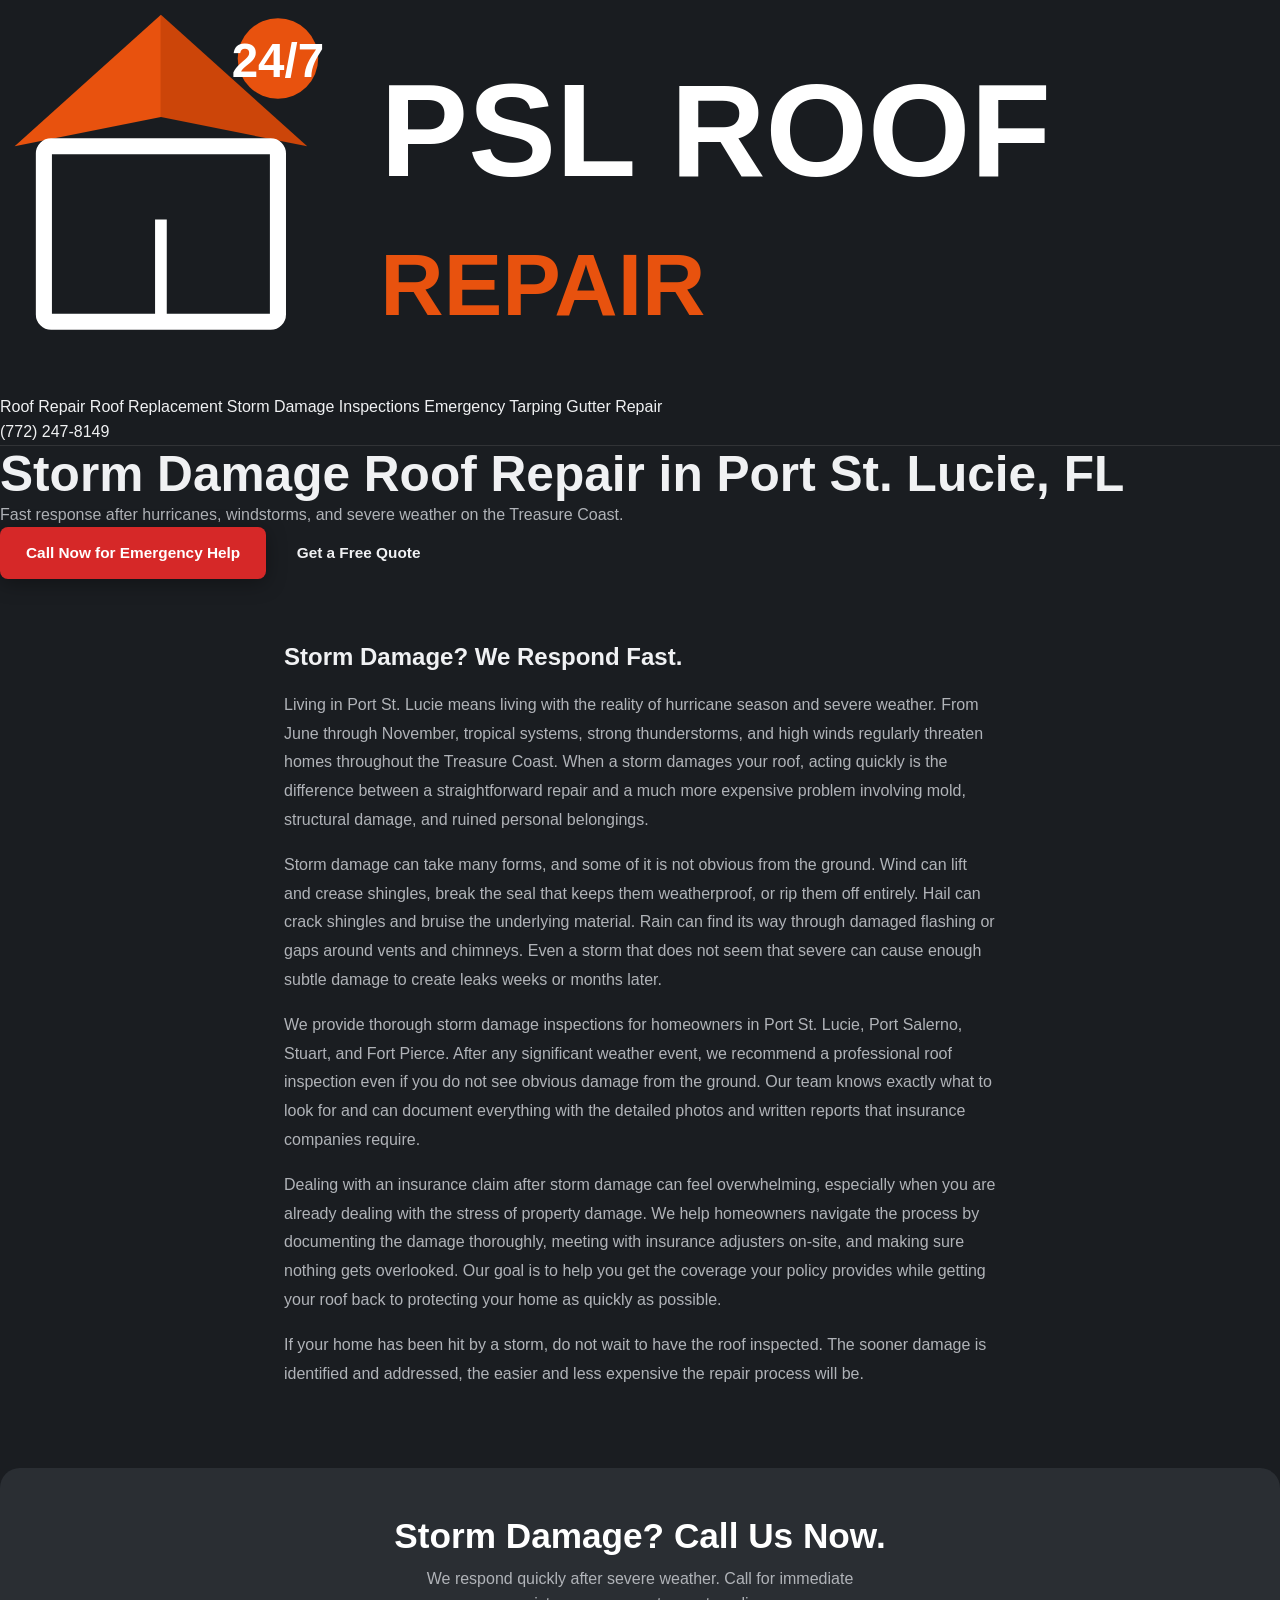
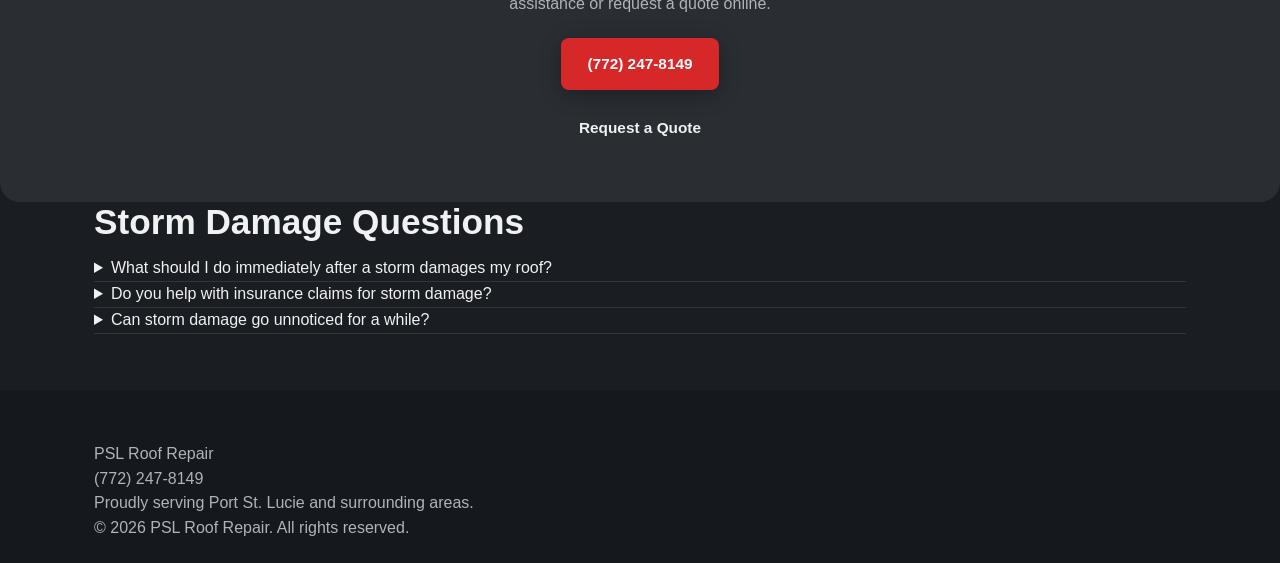
<file: storm-damage-repair.html>
<!DOCTYPE html>
<html lang="en">
<head>
    <meta charset="UTF-8">
    <meta name="viewport" content="width=device-width, initial-scale=1.0">
    <title>Storm Damage Roof Repair in Port St. Lucie, FL | PSL Roof Repair</title>
    <meta name="description" content="Storm damage roof repair in Port St. Lucie, FL. Hurricane, wind, and hail damage experts. Insurance claim assistance. Call (772) 247-8149.">
    <link rel="canonical" href="https://pslroofrepair.com/storm-damage-repair.html">
    <link rel="icon" type="image/svg+xml" href="data:image/svg+xml,%3Csvg xmlns='http://www.w3.org/2000/svg' viewBox='0 0 48 48'%3E%3Cpolygon points='24,4 4,22 24,17' fill='%23e8520e'/%3E%3Cpolygon points='24,4 44,22 24,17' fill='%23cc4509'/%3E%3Crect x='8' y='22' width='32' height='22' rx='1' fill='none' stroke='%231b2a4a' stroke-width='2.5'/%3E%3C/svg%3E">
    <meta name="referrer" content="strict-origin-when-cross-origin">
    <meta http-equiv="X-Content-Type-Options" content="nosniff">
    <meta property="og:title" content="Storm Damage Roof Repair in Port St. Lucie, FL | PSL Roof Repair">
    <meta property="og:description" content="Storm damage roof repair in Port St. Lucie, FL. Hurricane, wind, and hail damage experts.">
    <meta property="og:type" content="website">
    <script type="application/ld+json">
    {
        "@context": "https://schema.org",
        "@type": "RoofingContractor",
        "name": "PSL Roof Repair",
        "description": "Storm damage roof repair and insurance claim assistance in Port St. Lucie, FL.",
        "telephone": "+1-772-247-8149",
        "url": "https://pslroofrepair.com/storm-damage-repair.html",
        "areaServed": { "@type": "City", "name": "Port St. Lucie", "containedInPlace": { "@type": "State", "name": "Florida" } },
        "serviceType": ["Storm Damage Repair"],
        "address": { "@type": "PostalAddress", "addressLocality": "Port St. Lucie", "addressRegion": "FL", "addressCountry": "US" }
    }
    </script>
    <script type="application/ld+json">
    {
        "@context": "https://schema.org",
        "@type": "FAQPage",
        "mainEntity": [
            {
                "@type": "Question",
                "name": "What should I do immediately after a storm damages my roof?",
                "acceptedAnswer": { "@type": "Answer", "text": "First, ensure your safety and stay out of any areas with visible structural damage. If water is actively entering your home, we can provide emergency tarping to prevent further interior damage. Then contact your insurance company to start a claim, and schedule a professional roof inspection as soon as possible to document the damage thoroughly." }
            },
            {
                "@type": "Question",
                "name": "Do you help with insurance claims for storm damage?",
                "acceptedAnswer": { "@type": "Answer", "text": "Yes. We document storm damage with detailed photos and written reports that align with what insurance adjusters look for. We can meet with your adjuster on-site and help guide you through the claims process to make sure you receive the coverage you are entitled to under your policy." }
            }
        ]
    }
    </script>
    <link rel="stylesheet" href="styles.css">
</head>
<body>
    <header class="site-header" id="siteHeader">
        <div class="header-inner">
            <a href="index.html" class="logo" aria-label="PSL Roof Repair - Home">
                <svg xmlns="http://www.w3.org/2000/svg" viewBox="0 0 175 54" aria-hidden="true" focusable="false">
                    <polygon points="22,2 2,20 22,16" fill="#e8520e"/><polygon points="22,2 42,20 22,16" fill="#cc4509"/>
                    <rect x="6" y="20" width="32" height="24" rx="1" fill="none" stroke="#ffffff" stroke-width="2.2" stroke-linejoin="round"/>
                    <line x1="22" y1="44" x2="22" y2="30" stroke="#ffffff" stroke-width="1.6"/><line x1="12" y1="44" x2="32" y2="44" stroke="#ffffff" stroke-width="1.6"/>
                    <circle cx="38" cy="8" r="5.5" fill="#e8520e"/><text x="38" y="10.5" text-anchor="middle" font-family="Arial,Helvetica,sans-serif" font-size="6.5" font-weight="bold" fill="#ffffff">24/7</text>
                    <text x="52" y="24" font-family="Arial,Helvetica,sans-serif" font-size="18" font-weight="bold" fill="#ffffff">PSL ROOF</text>
                    <text x="52" y="43" font-family="Arial,Helvetica,sans-serif" font-size="12" font-weight="bold" fill="#e8520e">REPAIR</text>
                </svg>
            </a>
            <div class="header-right">
                <nav class="services-dropdown" id="servicesNav">
                    <button class="nav-toggle" aria-label="Services menu" aria-expanded="false">&#9776;</button>
                    <div class="services-dropdown-menu">
                        <a href="roof-repair.html">Roof Repair</a>
                        <a href="roof-replacement.html">Roof Replacement</a>
                        <a href="storm-damage-repair.html">Storm Damage</a>
                        <a href="roof-inspections.html">Inspections</a>
                        <a href="emergency-tarping.html">Emergency Tarping</a>
                        <a href="gutter-repair.html">Gutter Repair</a>
                    </div>
                </nav>
                <a href="tel:+17722478149" class="header-phone">(772) 247-8149</a>
            </div>
        </div>
    </header>

    <section class="hero">
        <div class="hero-inner">
            <h1>Storm Damage Roof Repair in Port St. Lucie, FL</h1>
            <p class="hero-sub">Fast response after hurricanes, windstorms, and severe weather on the Treasure Coast.</p>
            <div class="hero-buttons">
                <a href="tel:+17722478149" class="btn btn-primary">Call Now for Emergency Help</a>
                <a href="index.html#contact" class="btn btn-secondary">Get a Free Quote</a>
            </div>
        </div>
    </section>

    <section class="service-content">
        <div class="container">
            <h2>Storm Damage? We Respond Fast.</h2>
            <p>Living in Port St. Lucie means living with the reality of hurricane season and severe weather. From June through November, tropical systems, strong thunderstorms, and high winds regularly threaten homes throughout the Treasure Coast. When a storm damages your roof, acting quickly is the difference between a straightforward repair and a much more expensive problem involving mold, structural damage, and ruined personal belongings.</p>
            <p>Storm damage can take many forms, and some of it is not obvious from the ground. Wind can lift and crease shingles, break the seal that keeps them weatherproof, or rip them off entirely. Hail can crack shingles and bruise the underlying material. Rain can find its way through damaged flashing or gaps around vents and chimneys. Even a storm that does not seem that severe can cause enough subtle damage to create leaks weeks or months later.</p>
            <p>We provide thorough storm damage inspections for homeowners in Port St. Lucie, Port Salerno, Stuart, and Fort Pierce. After any significant weather event, we recommend a professional roof inspection even if you do not see obvious damage from the ground. Our team knows exactly what to look for and can document everything with the detailed photos and written reports that insurance companies require.</p>
            <p>Dealing with an insurance claim after storm damage can feel overwhelming, especially when you are already dealing with the stress of property damage. We help homeowners navigate the process by documenting the damage thoroughly, meeting with insurance adjusters on-site, and making sure nothing gets overlooked. Our goal is to help you get the coverage your policy provides while getting your roof back to protecting your home as quickly as possible.</p>
            <p>If your home has been hit by a storm, do not wait to have the roof inspected. The sooner damage is identified and addressed, the easier and less expensive the repair process will be.</p>
        </div>
    </section>

    <section class="cta-banner">
        <div class="container">
            <h2>Storm Damage? Call Us Now.</h2>
            <p>We respond quickly after severe weather. Call for immediate assistance or request a quote online.</p>
            <div class="cta-buttons">
                <a href="tel:+17722478149" class="btn btn-primary">(772) 247-8149</a>
                <a href="index.html#contact" class="btn btn-secondary">Request a Quote</a>
            </div>
        </div>
    </section>

    <section class="faq">
        <div class="container">
            <h2 class="section-title">Storm Damage Questions</h2>
            <div class="faq-list">
                <details class="faq-item">
                    <summary class="faq-question">What should I do immediately after a storm damages my roof?</summary>
                    <div class="faq-answer"><p>First, ensure your safety and stay out of any areas with visible structural damage. If water is actively entering your home, we can provide emergency tarping to prevent further interior damage. Then contact your insurance company to start a claim, and schedule a professional roof inspection as soon as possible to document the damage thoroughly.</p></div>
                </details>
                <details class="faq-item">
                    <summary class="faq-question">Do you help with insurance claims for storm damage?</summary>
                    <div class="faq-answer"><p>Yes. We document storm damage with detailed photos and written reports that align with what insurance adjusters look for. We can meet with your adjuster on-site and help guide you through the claims process to make sure you receive the coverage you are entitled to under your policy.</p></div>
                </details>
                <details class="faq-item">
                    <summary class="faq-question">Can storm damage go unnoticed for a while?</summary>
                    <div class="faq-answer"><p>Yes. Wind damage like lifted or creased shingles may not be visible from the ground, and slow leaks can develop weeks after a storm. That is why a professional inspection after any significant weather event is important, even if your roof appears fine at first glance.</p></div>
                </details>
            </div>
        </div>
    </section>

    <footer class="site-footer">
        <div class="container">
            <p class="footer-name">PSL Roof Repair</p>
            <a href="tel:+17722478149" class="footer-phone">(772) 247-8149</a>
            <p class="footer-area">Proudly serving Port St. Lucie and surrounding areas.</p>
            <p class="footer-copy">&copy; 2026 PSL Roof Repair. All rights reserved.</p>
        </div>
    </footer>
    <script src="script.js"></script>
    <script type="text/javascript" src="https://cdn.callrail.com/companies/820027693/a71645b14a01992f9c2d/12/swap.js"></script>
</body>
</html>
</file>
<file: styles.css>
/* =========================================================
   PSL ROOF REPAIR — UNIFIED DESIGN SYSTEM
   Charcoal dark theme. Red = CTA-only accent (WCAG AA verified).
   Plus Jakarta Sans.
   ========================================================= */

:root {
  --charcoal: #2A2E33;
  --charcoal-dark: #15181C;
  --charcoal-soft: #3A3F45;
  --red: #D62828;
  --red-dark: #B71C1C;
  --on-red: #FFFFFF;

  --bg: #1A1D21;
  --surface: #24282D;
  --surface-alt: #1E2126;
  --ink: #F0F1F3;
  --ink-soft: #B0B3B8;
  --ink-faint: #8A8E94;
  --border: rgba(255, 255, 255, 0.1);
  --success: #2ECC71;

  --font-sans: 'Plus Jakarta Sans', -apple-system, BlinkMacSystemFont, 'Segoe UI', Roboto, sans-serif;
  --radius-sm: 8px;
  --radius-md: 14px;
  --radius-lg: 20px;
  --container: 1140px;
  --shadow-soft: 0 4px 20px rgba(0, 0, 0, 0.35);
  --shadow-lift: 0 18px 44px rgba(0, 0, 0, 0.5);
  --ease: cubic-bezier(0.22, 1, 0.36, 1);
}

* { box-sizing: border-box; margin: 0; padding: 0; }
html { scroll-behavior: smooth; scroll-padding-top: 120px; }
body {
  font-family: var(--font-sans);
  background: var(--bg);
  color: var(--ink);
  line-height: 1.55;
  -webkit-font-smoothing: antialiased;
  overflow-x: hidden;
}
body.has-sticky-cta { padding-bottom: 72px; }
img, svg { max-width: 100%; display: block; }
a { color: inherit; text-decoration: none; }
ul { list-style: none; }
button { font: inherit; cursor: pointer; border: none; background: none; color: inherit; }
h1, h2, h3, h4 { line-height: 1.15; font-weight: 700; }
.icon { flex-shrink: 0; }

.container { max-width: var(--container); margin: 0 auto; padding: 0 24px; }
.section { padding: 64px 0; }
.section-alt { background: var(--surface-alt); }
.eyebrow {
  display: inline-block; font-size: 0.76rem; font-weight: 700; letter-spacing: 0.12em;
  text-transform: uppercase; color: var(--red-dark); margin-bottom: 12px;
}
h1 { font-size: clamp(2rem, 4.2vw, 3.1rem); }
h2 { font-size: clamp(1.6rem, 2.8vw, 2.2rem); margin-bottom: 14px; color: var(--ink); }
h3 { font-size: 1.15rem; margin-bottom: 6px; }
p { color: var(--ink-soft); }
.lede { font-size: 1.08rem; color: var(--ink-soft); max-width: 600px; }
.center { text-align: center; }
.mx-auto { margin-left: auto; margin-right: auto; }

.sr-only {
  position: absolute; width: 1px; height: 1px; padding: 0; margin: -1px;
  overflow: hidden; clip: rect(0,0,0,0); white-space: nowrap; border: 0;
}

.hp-field {
  position: absolute; left: -9999px; top: -9999px; width: 1px; height: 1px;
  overflow: hidden; opacity: 0;
}

.skip-link {
  position: absolute; left: -999px; top: 0; background: var(--charcoal); color: #fff;
  padding: 10px 16px; border-radius: 0 0 8px 0; z-index: 200; font-weight: 600;
}
.skip-link:focus { left: 0; }

a:focus-visible, button:focus-visible, input:focus-visible, select:focus-visible, textarea:focus-visible {
  outline: 2.5px solid var(--red); outline-offset: 2px; border-radius: 4px;
}

/* ---------- Buttons ---------- */
.btn {
  display: inline-flex; align-items: center; justify-content: center; gap: 8px;
  padding: 14px 26px; border-radius: var(--radius-sm); font-weight: 700; font-size: 0.96rem;
  transition: transform 0.18s var(--ease), box-shadow 0.18s var(--ease), background 0.18s var(--ease);
  white-space: nowrap;
}
.btn:active { transform: scale(0.97); }
.btn-primary { background: var(--red); color: var(--on-red); box-shadow: var(--shadow-soft); }
.btn-primary:hover { background: var(--red-dark); transform: translateY(-2px); box-shadow: var(--shadow-lift); }
.btn-navy { background: var(--charcoal); color: #fff; }
.btn-navy:hover { background: var(--charcoal-soft); transform: translateY(-2px); }
.btn-outline { border: 1.5px solid var(--border); color: var(--ink); }
.btn-outline:hover { border-color: var(--charcoal-soft); background: var(--surface-alt); }
.btn-lg { padding: 16px 30px; font-size: 1.02rem; }
.btn-block { width: 100%; }

/* ---------- Utility bar ---------- */
.utility-bar { background: var(--charcoal-dark); color: #B0B3B8; font-size: 0.8rem; padding: 8px 0; }
.utility-bar .container { display: flex; justify-content: space-between; align-items: center; flex-wrap: wrap; gap: 8px; }
.utility-bar a { display: inline-flex; align-items: center; gap: 6px; font-weight: 600; color: #fff; }
.utility-bar .u-left, .utility-bar .u-right { display: flex; align-items: center; gap: 18px; flex-wrap: wrap; }
.utility-bar .hours-note { opacity: 0.85; }

/* ---------- Header / Nav ---------- */
.site-header {
  position: sticky; top: 0; z-index: 100;
  background: rgba(26, 29, 33, 0.9); border-bottom: 1px solid var(--border);
  backdrop-filter: blur(6px);
}
.nav-row { display: flex; align-items: center; justify-content: space-between; padding: 14px 24px; }
.brand { display: flex; align-items: center; gap: 10px; font-weight: 800; font-size: 1.12rem; color: var(--ink); }
.brand svg { height: 40px; width: auto; }
.nav-links { display: flex; align-items: center; gap: 26px; }
.nav-links a {
  display: inline-flex; align-items: center; gap: 4px; line-height: 1;
  font-weight: 600; font-size: 0.92rem; color: var(--ink-soft); transition: color 0.2s;
}
.nav-links a:hover { color: var(--ink); }
.nav-cta { display: flex; align-items: center; gap: 12px; }
.nav-toggle { display: none; }
.dropdown { position: relative; }
.dropdown-menu {
  position: absolute; top: 130%; left: 0; background: var(--surface); border: 1px solid var(--border);
  border-radius: var(--radius-md); box-shadow: var(--shadow-lift); min-width: 220px; padding: 8px;
  opacity: 0; visibility: hidden; transform: translateY(6px); transition: all 0.18s var(--ease);
}
.dropdown:hover .dropdown-menu, .dropdown:focus-within .dropdown-menu { opacity: 1; visibility: visible; transform: translateY(0); }
.dropdown-menu a { display: block; padding: 10px 12px; border-radius: var(--radius-sm); font-size: 0.88rem; }
.dropdown-menu a:hover { background: var(--surface-alt); }

/* ---------- Hero ---------- */
.hero-navy { background: var(--charcoal); position: relative; height: 520px; }
.hero-image-wrap {
  position: absolute; inset: 0; overflow: hidden;
}
.hero-img {
  width: 100%; height: 100%; object-fit: cover; object-position: center 30%;
}
.hero-overlay {
  position: absolute; inset: 0; z-index: 0;
  background: linear-gradient(180deg, rgba(21,24,28,0.55) 0%, rgba(21,24,28,0.82) 60%, rgba(21,24,28,0.95) 100%);
}
.hero-content {
  position: absolute; top: 0; left: 0; right: 0;
  z-index: 1; padding: 80px 24px 44px; text-align: center;
}
.hero-navy .eyebrow { color: #B0B3B8; }
.hero-navy h1 { color: #fff; max-width: 760px; margin: 0 auto 14px; }
.hero-navy p.lede { color: #B0B3B8; margin: 0 auto; }
.hero-navy .cta-row { display: flex; justify-content: center; gap: 12px; margin-top: 26px; flex-wrap: wrap; }

.overlap-card {
  max-width: 572px; background: var(--surface); border-radius: var(--radius-lg);
  border: 1px solid var(--border); box-shadow: var(--shadow-lift); padding: 26px;
  position: absolute; top: 330px; left: 50%; transform: translateX(-50%);
  width: calc(100% - 48px); z-index: 2;
}
.or-divider { display: flex; align-items: center; gap: 12px; margin: 16px 0; color: var(--ink-faint); font-size: 0.82rem; font-weight: 600; }
.or-divider::before, .or-divider::after { content: ''; flex: 1; height: 1px; background: var(--border); }

/* Callback micro-widget */
.callback-form { display: flex; gap: 10px; flex-wrap: wrap; }
.callback-form input {
  flex: 1; min-width: 180px; padding: 13px 14px; border-radius: var(--radius-sm);
  border: 1.5px solid var(--border); background: var(--bg); color: var(--ink);
  font: inherit; font-size: 0.95rem; transition: border-color 0.2s;
}
.callback-form input:focus { outline: none; border-color: var(--red); }
.callback-form.has-error input[required] { border-color: #F0644F; }
.callback-note { font-size: 0.8rem; color: var(--ink-faint); margin-top: 10px; }
.callback-note a { color: var(--red); text-decoration: underline; }

/* ---------- Trust strip ---------- */
.trust-strip { background: var(--surface); border-top: 1px solid var(--border); border-bottom: 1px solid var(--border); padding: 22px 0; margin-top: 135px; }
.trust-row { display: flex; align-items: center; justify-content: center; gap: 32px; flex-wrap: wrap; }
.trust-item { display: flex; align-items: center; gap: 8px; font-weight: 700; font-size: 0.88rem; color: var(--ink-soft); }

/* ---------- Grids / Cards ---------- */
.grid-2 { display: grid; grid-template-columns: repeat(2, 1fr); gap: 20px; }
.grid-3 { display: grid; grid-template-columns: repeat(3, 1fr); gap: 20px; }
.grid-4 { display: grid; grid-template-columns: repeat(4, 1fr); gap: 18px; }

.card {
  background: var(--surface); border: 1px solid var(--border); border-radius: var(--radius-md);
  padding: 26px; transition: transform 0.18s var(--ease), box-shadow 0.18s var(--ease);
}
.card:hover { transform: translateY(-3px); box-shadow: var(--shadow-lift); }
.icon-tile {
  width: 44px; height: 44px; border-radius: 10px; background: var(--surface-alt);
  display: flex; align-items: center; justify-content: center; margin-bottom: 14px; color: var(--ink);
}

.service-card {
  background: var(--surface); border: 1px solid var(--border); border-radius: var(--radius-md);
  padding: 26px; text-decoration: none; color: inherit; display: flex; flex-direction: column;
  transition: transform 0.18s var(--ease), box-shadow 0.18s var(--ease);
}
.service-card:hover { transform: translateY(-3px); box-shadow: var(--shadow-lift); }
.service-card .icon-tile { background: var(--charcoal); color: #fff; width: 48px; height: 48px; }
.service-card .tag { font-size: 0.72rem; font-weight: 700; letter-spacing: 0.08em; text-transform: uppercase; color: var(--red-dark); }
.service-card h3 { color: var(--ink); }

/* ---------- Gallery ---------- */
.gallery-grid { display: grid; grid-template-columns: repeat(2, 1fr); gap: 20px; }
.gallery-item {
  border-radius: var(--radius-md); overflow: hidden; position: relative;
  border: 1px solid var(--border); background: var(--surface);
}
.gallery-item img { width: 100%; height: auto; display: block; aspect-ratio: 16/9; object-fit: cover; }
.gallery-item figcaption {
  padding: 14px 18px; font-size: 0.88rem; font-weight: 600; color: var(--ink-soft);
}

/* ---------- FAQ Accordion ---------- */
.faq-item { border-bottom: 1px solid var(--border); }
.faq-q {
  width: 100%; display: flex; justify-content: space-between; align-items: center; gap: 12px;
  padding: 18px 4px; font-weight: 700; font-size: 0.98rem; text-align: left; color: var(--ink);
  cursor: pointer;
}
.faq-q .chev { transition: transform 0.22s var(--ease); color: var(--ink-faint); flex-shrink: 0; }
.faq-item.open .faq-q .chev { transform: rotate(180deg); color: var(--ink); }
.faq-a { max-height: 0; overflow: hidden; transition: max-height 0.3s var(--ease); }
.faq-a p { padding: 0 4px 18px; }
.faq-item.open .faq-a { max-height: 500px; }

/* ---------- Contact form (get-a-quote page) ---------- */
.contact { background: var(--surface); border-radius: var(--radius-lg); padding: 32px; border: 1px solid var(--border); }
.contact-form { max-width: 700px; margin: 0 auto; }
.form-row { display: grid; grid-template-columns: 1fr; gap: 16px; }
.form-group { display: flex; flex-direction: column; }
.form-group label {
  font-size: 0.82rem; font-weight: 700; margin-bottom: 6px; color: var(--ink);
}
.form-group input,
.form-group select,
.form-group textarea {
  width: 100%; padding: 12px 14px; font-size: 0.95rem; font-family: inherit;
  border-radius: var(--radius-sm); border: 1.5px solid var(--border);
  background: var(--bg); color: var(--ink); transition: border-color 0.2s;
}
.form-group input:focus,
.form-group select:focus,
.form-group textarea:focus { outline: none; border-color: var(--red); }
.contact-form .btn { width: 100%; font-size: 1.05rem; }
.form-success {
  text-align: center; max-width: 700px; margin: 24px auto 0; padding: 20px;
  background: rgba(46, 204, 113, 0.12); color: var(--success); border-radius: var(--radius-sm);
  font-weight: 600; font-size: 1.05rem;
}

/* ---------- CTA banner ---------- */
.cta-banner {
  background: var(--charcoal); border-radius: var(--radius-lg); padding: 48px 32px; text-align: center;
}
.cta-banner h2 { color: #fff; margin-bottom: 10px; }
.cta-banner p { color: #B0B3B8; margin-bottom: 22px; max-width: 500px; margin-left: auto; margin-right: auto; }
.cta-buttons { display: flex; flex-direction: column; gap: 12px; align-items: center; }

/* ---------- Footer ---------- */
.site-footer { background: var(--charcoal-dark); color: #B0B3B8; padding: 52px 0 22px; margin-top: 56px; }
.footer-grid { display: grid; grid-template-columns: 1.4fr 1fr 1fr; gap: 30px; padding-bottom: 32px; border-bottom: 1px solid rgba(255,255,255,0.12); }
.footer-grid .footer-heading { color: #fff; font-size: 0.82rem; font-weight: 700; letter-spacing: 0.06em; text-transform: uppercase; margin-bottom: 14px; }
.footer-grid ul li { margin-bottom: 9px; font-size: 0.88rem; }
.footer-grid ul li a:hover { color: #fff; }
.footer-bottom { display: flex; justify-content: space-between; align-items: center; padding-top: 18px; font-size: 0.78rem; opacity: 0.7; flex-wrap: wrap; gap: 8px; }

/* ---------- Sticky mobile CTA bar ---------- */
.sticky-cta-bar {
  display: none; position: fixed; left: 0; right: 0; bottom: 0; z-index: 150;
  background: var(--surface); border-top: 1px solid var(--border); box-shadow: 0 -6px 24px rgba(0,0,0,0.45);
  padding: 10px 14px; gap: 10px;
}
.sticky-cta-bar .btn { flex: 1; }

/* ---------- Service page content ---------- */
.service-content { padding: 64px 0; }
.service-content .container { max-width: 760px; }
.service-content h2 { font-size: 1.5rem; color: var(--ink); margin-bottom: 20px; }
.service-content p { font-size: 1rem; line-height: 1.8; margin-bottom: 16px; }

/* ---------- Responsive: 980px+ ---------- */
@media (max-width: 980px) {
  .grid-3, .grid-4, .footer-grid { grid-template-columns: repeat(2, 1fr); }
  .split { grid-template-columns: 1fr; }
}

/* ---------- Responsive: 720px+ ---------- */
@media (max-width: 720px) {
  .nav-links, .nav-cta { display: none; }
  .nav-toggle { display: inline-flex; }
  .grid-2, .grid-3, .grid-4, .footer-grid { grid-template-columns: 1fr; }
  .gallery-grid { grid-template-columns: 1fr; }
  .form-row { grid-template-columns: 1fr; }
  .utility-bar .u-right { display: none; }
  .section { padding: 44px 0; }
  .hero-navy { height: 400px; }
  .hero-content { padding: 60px 20px 36px; }
  .sticky-cta-bar { display: flex; }
  body.has-sticky-cta { padding-bottom: 76px; }
  .hero-navy .cta-row .btn { width: 100%; }
  .cta-buttons { flex-direction: column; }
  .cta-buttons .btn { width: 100%; }
}
</file>
